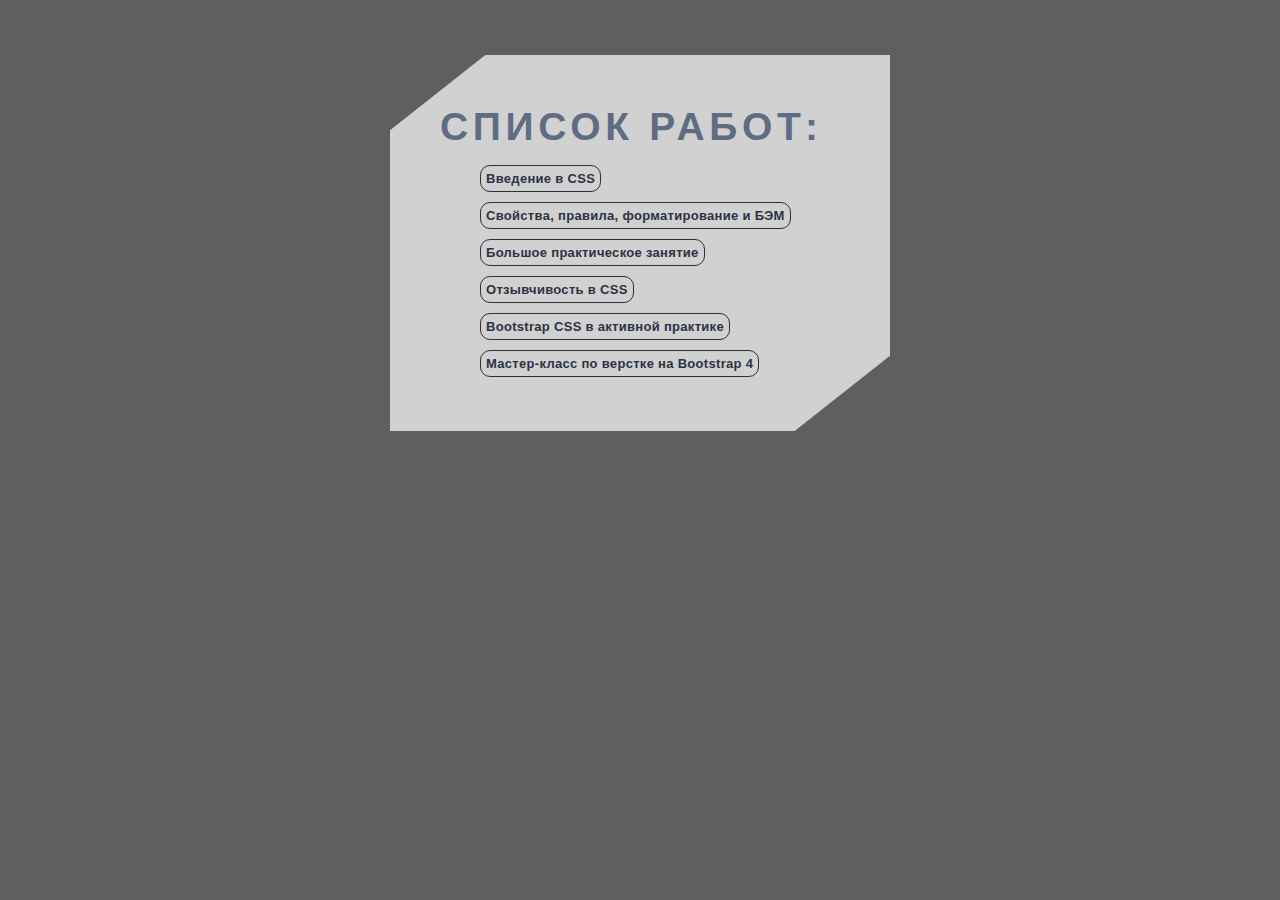
<file: index.html>
<!DOCTYPE html>
<html lang="ru">
<head>
	<meta charset="UTF-8">
	<meta name="viewport" content="width=device-width, initial-scale=1, shrink-to-fit=no">
	<title>MY PORTFOLIO</title>
	<meta name="description" content="Портфолио выполненых работ.">
	<meta name="keywords" content="Портфолио, Верстка, CSS3 анимация, MYPORTFOLIO">
	<!-- Favicon -->
	<link rel="shortcut icon" href="img/favicon/favicon.ico">
	<link rel="icon" type="image/png" sizes="196x196" href="img/favicon/favicon-192.png">
	<!-- CSS Styles -->
	<link rel="stylesheet" href="main.css">
</head>
<body>
	<header class="header" id="header">
		<div class="container">
			<div class="sites">
				<h1>Список работ:</h1>
				<ul>
					<li>
						<a href="dz4/index.html" target="_blank">
							Введение в CSS
						</a>
					</li>
					<li>
						<a href="dz5/index.html" target="_blank">
							Свойства, правила, форматирование и БЭМ
						</a>
					</li>
					<li>
						<a href="dz6/index.html" target="_blank">
							Большое практическое занятие
						</a>
					</li>
					<li>
						<a href="dz8/index.html" target="_blank">
							Отзывчивость в CSS
						</a>
					</li>
					<li>
						<a href="dz10/index.html" target="_blank">
							Bootstrap CSS в активной практике
						</a>
					</li>
					<li>
						<a href="dz11/index.html" target="_blank">
							Мастер-класс по верстке на Bootstrap 4
						</a>
					</li>
				</ul>
			</div>
		</div>
	</header>		
</body>
</html>
</file>
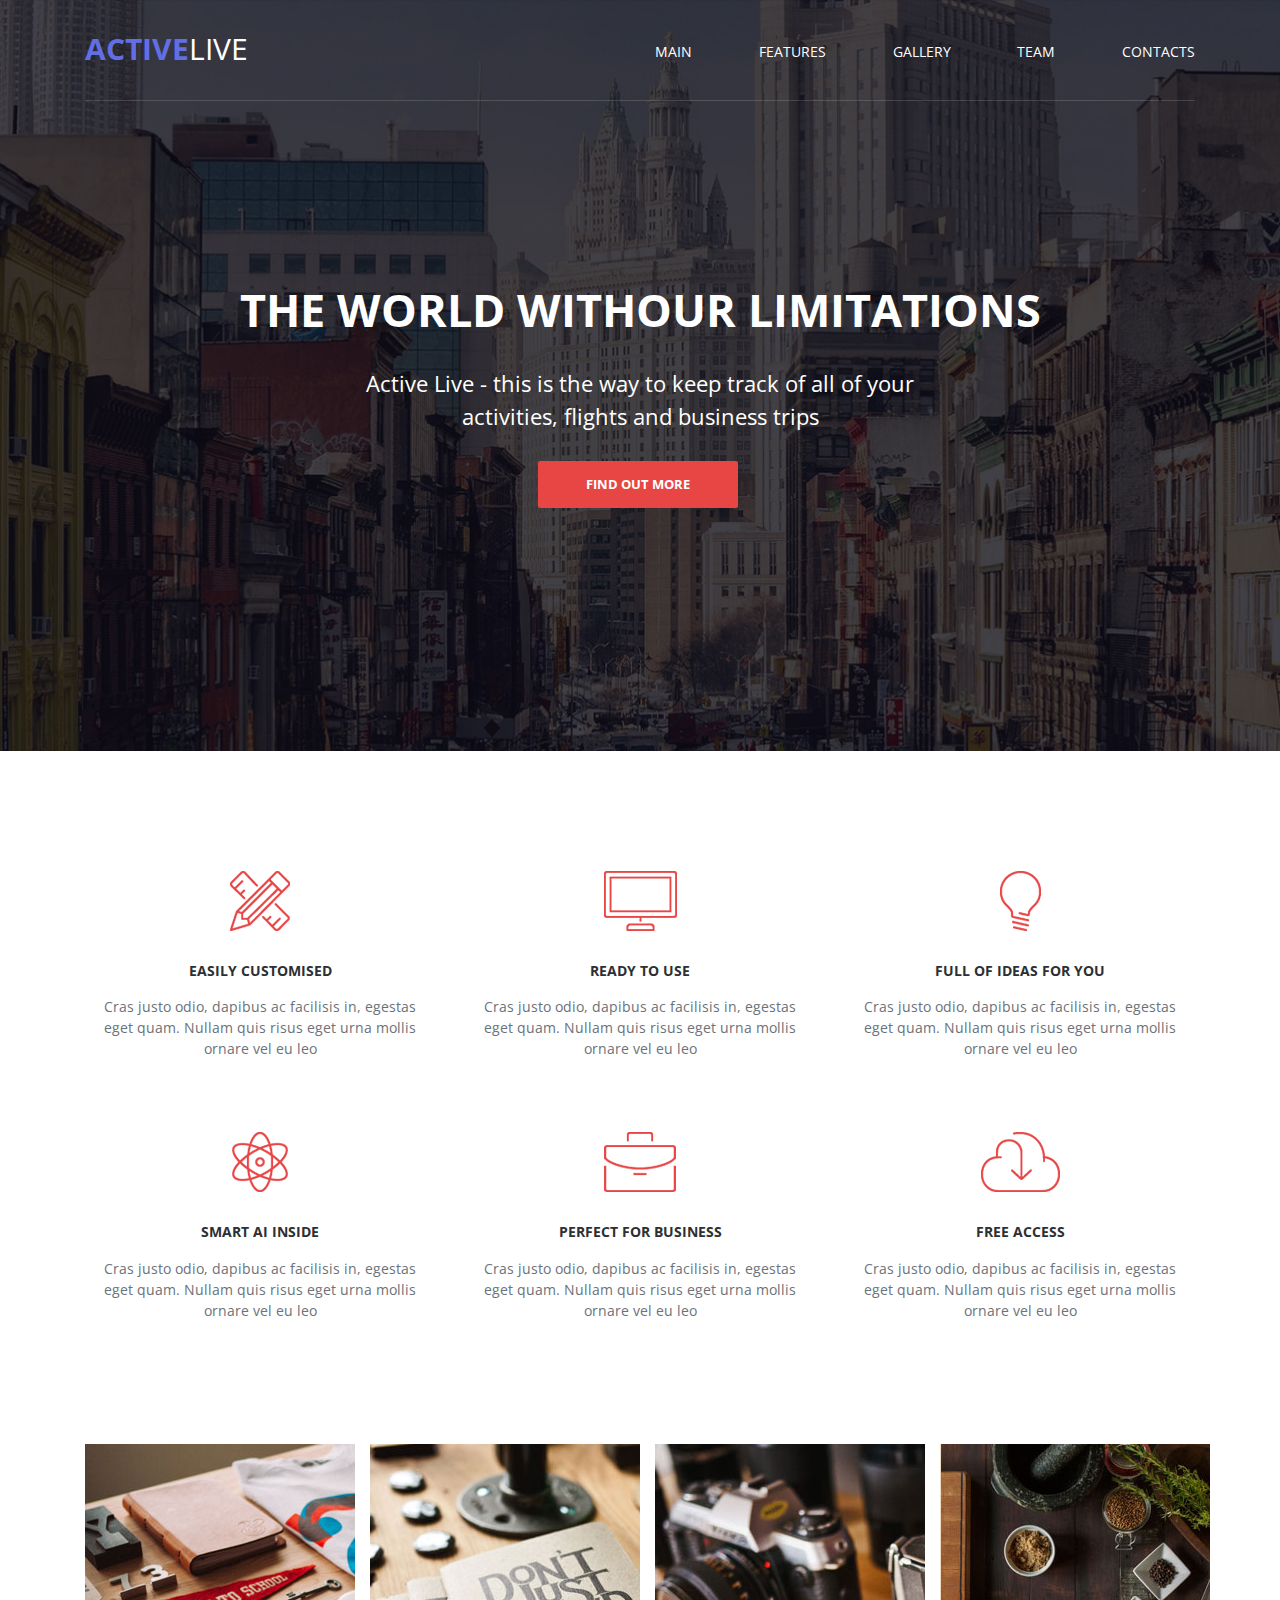
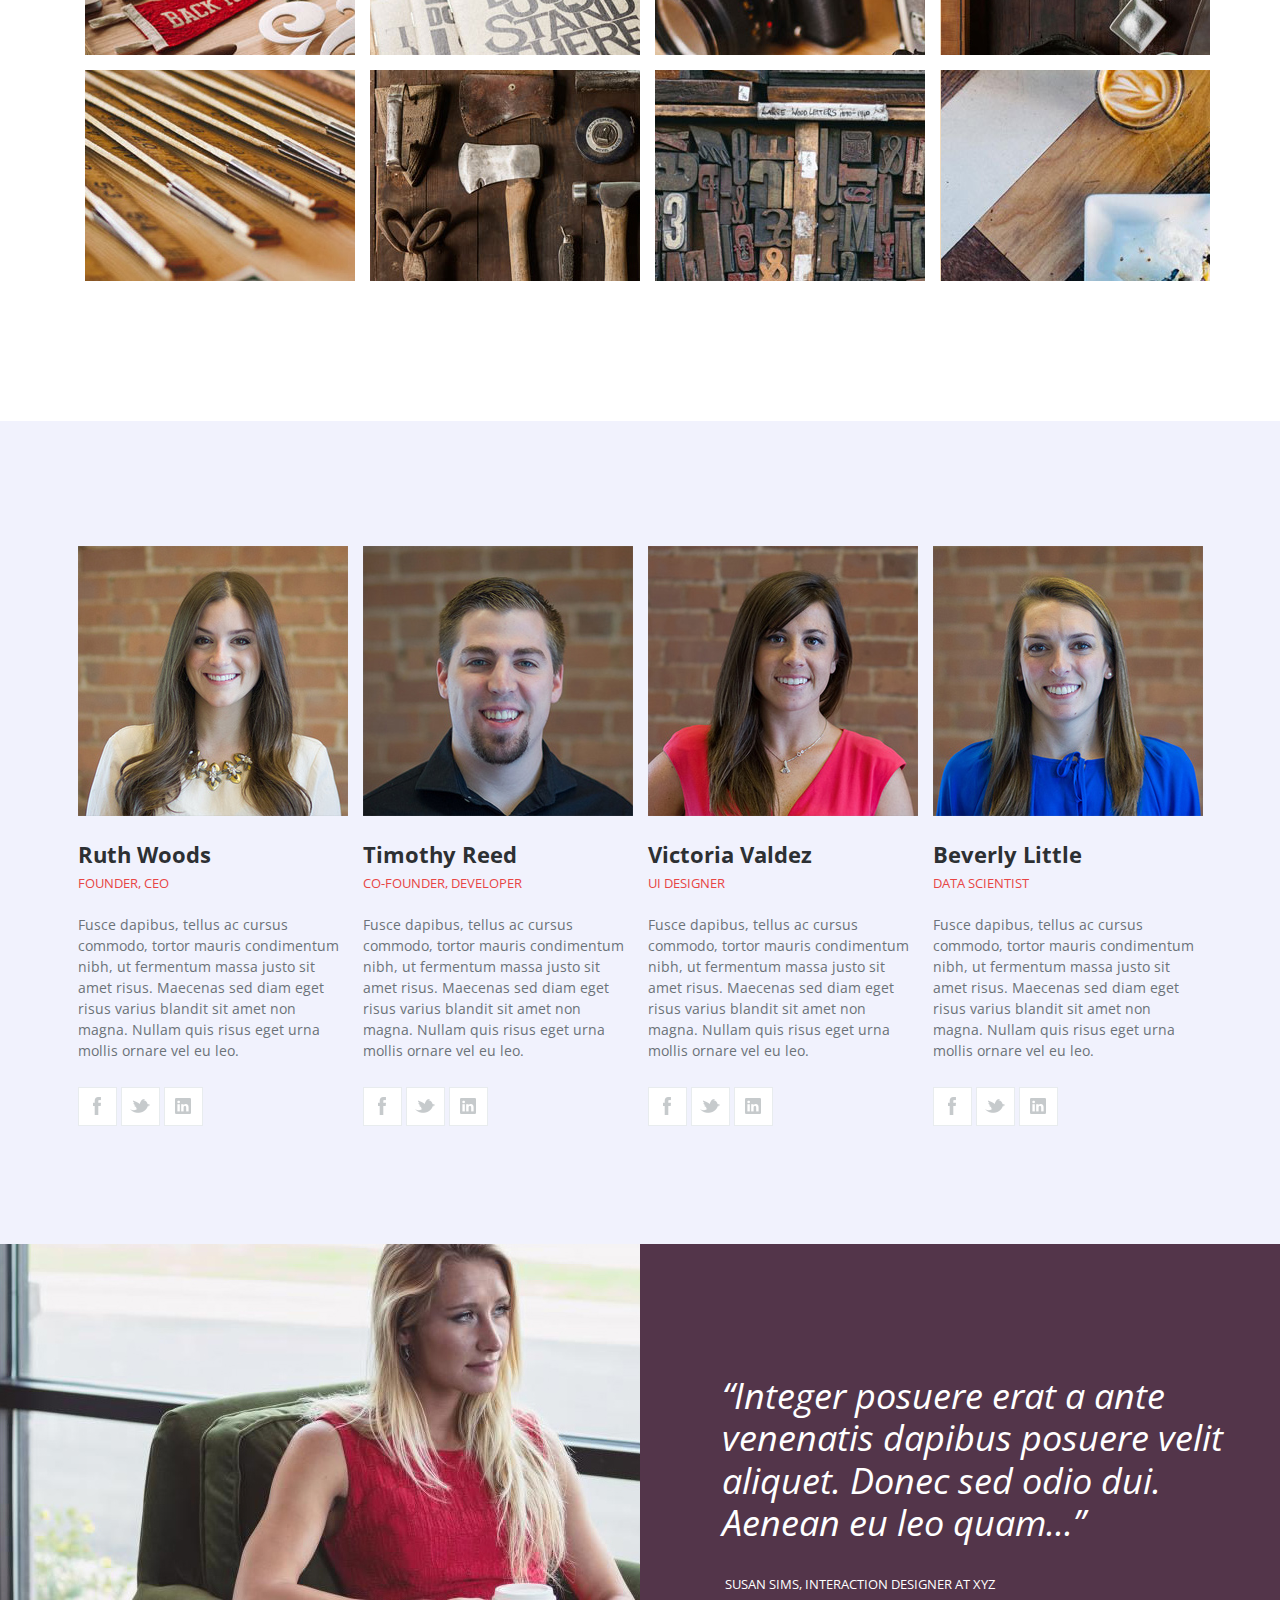
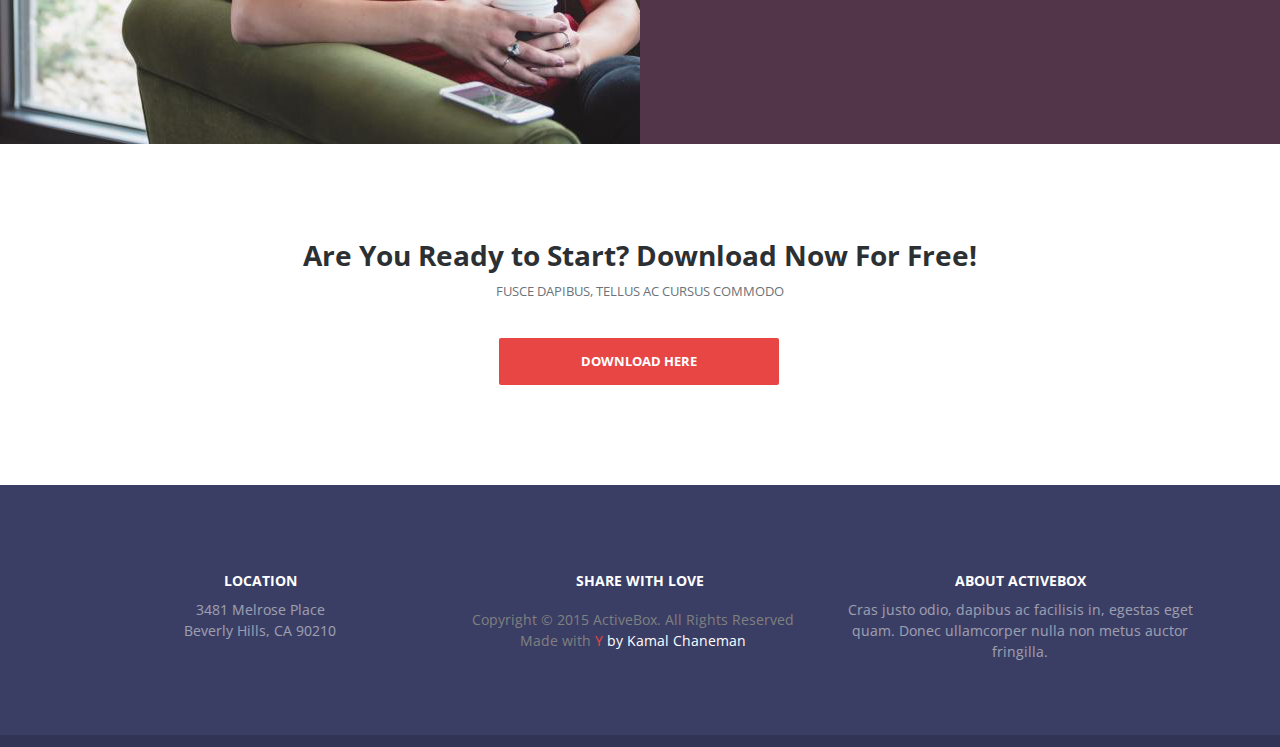
<file: dz10/index.html>
<!DOCTYPE html>
<html lang="en">
<head>
	<meta charset="UTF-8">
	<meta name="viewport" content="width=device-width, initial-scale=1, shrink-to-fit=no">
	<title>ACTIVELIVE</title>
	<meta name="description" content="Cras justo odio, dapibus ac facilisis in, egestas eget quam. Nullam quis risus eget urna mollis ornare vel eu leo">
	<meta name="keywords" content="Easily Customised, FULL OF IDEAS , SMART AI INSIDE, ACTIVELIVE">
	<!-- Favicon -->
	<link rel="shortcut icon" href="img/favicon/favicon.ico">
	<link rel="icon" type="image/png" sizes="196x196" href="img/favicon/favicon-192.png">
	<!-- OG Tags -->
	<meta property="og:title" content="ACTIVELIVE">
	<meta property="og:description" content="Cras justo odio, dapibus ac facilisis in, egestas eget quam. Nullam quis risus eget urna mollis ornare vel eu leo">
	<meta property="og:type" content="article">
	<meta property="og:image" content="#" >
	<meta property="og:site_name" content="ACTIVELIVE">
	<!-- Chrome, Firefox OS and Opera -->
 	<meta name="theme-color" content="#b7bbb6">
	<!-- Windows Phone -->
	<meta name="msapplication-navbutton-color" content="#b7bbb6">
	<!-- iOS Safari -->
	<meta name="apple-mobile-web-app-status-bar-style" content="#b7bbb6">
	<!-- CSS Styles -->
	<link href="https://fonts.googleapis.com/css?family=Open+Sans:400,400i,700" rel="stylesheet"> 
	<link rel="stylesheet" href="css/bootstrap-reboot.min.css">
	<link rel="stylesheet" href="css/bootstrap.min.css">
	<link rel="stylesheet" href="css/main.css">
</head>
<body>
	<header class="header" id="header">
		<div class="container">
			<div class="navigation">
				<div class="row  justify-content-between">
					<div class="col-md-2">
						<a href="#" class="logo">
							Active<span class="logo__white">live</span>
						</a>
					</div>
					<div class="col-md-6">
						<nav>
							<ul class="menu d-flex justify-content-between">
								<li class="menu__item">
									<a href="#motivation" class="menu__link">
										Main
									</a>
								</li>
								<li class="menu__item">
									<a href="#advantages" class="menu__link">
										Features
									</a>
								</li>
								<li class="menu__item">
									<a href="#projects" class="menu__link">
										Gallery
									</a>
								</li>
								<li class="menu__item">
									<a href="#team" class="menu__link">
										Team
									</a>
								</li>
								<li class="menu__item">
									<a href="#footer" class="menu__link">
										Contacts
									</a>
								</li>
							</ul>
						</nav>
					</div>
				</div>
			</div>
			<div class="row">
				<div class="col-12">
					<div class="offer">
						<h1 class="offer__title">
							The world withour limitations
						</h1>
						<p class="offer__text">
							Active Live - this is the way to keep track of all of your activities, flights and business trips
						</p>
						<a class="offer__btn btn" href="#">
							Find Out More
						</a>
					</div>
				</div>
			</div>
		</div>
	</header>
	<section class="advantages" id="advantages">
		<div class="container">
			<div class="row justify-content-between">
				<div class="col-md 6 col-lg-4">
					<div class="advantage">
						<img src="img/pen-icon.png" alt="Pen" class="advantage__icon">
						<h4 class="advantage__title">
							Easily Customised
						</h4>
						<p class="advantage__text">
							Cras justo odio, dapibus ac facilisis in, egestas eget quam. Nullam quis risus eget urna mollis ornare vel eu leo
						</p>
					</div>
				</div>
				<div class="col-md 6 col-lg-4">
					<div class="advantage">
						<img src="img/pc-icon.png" alt="Pen" class="advantage__icon">
						<h4 class="advantage__title">
							Ready to use
						</h4>
						<p class="advantage__text">
							Cras justo odio, dapibus ac facilisis in, egestas eget quam. Nullam quis risus eget urna mollis ornare vel eu leo
						</p>
					</div>
				</div>
				<div class="col-md 6 col-lg-4">
					<div class="advantage">
						<img src="img/lamp-icon.png" alt="Pen" class="advantage__icon">
						<h4 class="advantage__title">
							Full of ideas for you
						</h4>
						<p class="advantage__text">
							Cras justo odio, dapibus ac facilisis in, egestas eget quam. Nullam quis risus eget urna mollis ornare vel eu leo
						</p>
					</div>
				</div>
				<div class="col-md 6 col-lg-4">
					<div class="advantage">
						<img src="img/neiro-icon.png" alt="Pen" class="advantage__icon">
						<h4 class="advantage__title">
							Smart ai inside
						</h4>
						<p class="advantage__text">
							Cras justo odio, dapibus ac facilisis in, egestas eget quam. Nullam quis risus eget urna mollis ornare vel eu leo
						</p>
					</div>
				</div>
				<div class="col-md 6 col-lg-4">
					<div class="advantage">
						<img src="img/bag-icon.png" alt="Pen" class="advantage__icon">
						<h4 class="advantage__title">
							Perfect for business
						</h4>
						<p class="advantage__text">
							Cras justo odio, dapibus ac facilisis in, egestas eget quam. Nullam quis risus eget urna mollis ornare vel eu leo
						</p>
					</div>
				</div>
				<div class="col-md 6 col-lg-4">
					<div class="advantage">
						<img src="img/cloud-icon.png" alt="Pen" class="advantage__icon">
						<h4 class="advantage__title">
							Free access
						</h4>
						<p class="advantage__text">
							Cras justo odio, dapibus ac facilisis in, egestas eget quam. Nullam quis risus eget urna mollis ornare vel eu leo
						</p>
					</div>
				</div>
			</div>
		</div>
	</section>
	<section class="projects" id="projects">
		<div class="container">
			<div class="row justify-content-center">
				<div class="col-md-6 col-lg-4 col-xl-3">
					<div class="project project_school">
						<a href="#" class="project__link">
							<div class="project__slides">
								<span class="project__slide"></span>
								<span class="project__slide"></span>
								<span class="project__slide"></span>
								<span class="project__slide"></span>
							</div>
							<div class="project__overlay">
								<h4 class="project__title">
									Project Name
								</h4>
								<p class="project__text">
									User Interface Design
								</p>
							</div>
						</a>
					</div>
				</div>
				<div class="col-md-6 col-lg-4 col-xl-3">
					<div class="project project_book">
						<a href="#" class="project__link">
							<div class="project__slides">
								<span class="project__slide"></span>
								<span class="project__slide"></span>
								<span class="project__slide"></span>
								<span class="project__slide"></span>
							</div>
							<div class="project__overlay">
								<h4 class="project__title">
									Project Name
								</h4>
								<p class="project__text">
									User Interface Design
								</p>
							</div>
						</a>
					</div>
				</div>
				<div class="col-md-6 col-lg-4 col-xl-3">
					<div class="project project_camera">
						<a href="#" class="project__link">
							<div class="project__slides">
								<span class="project__slide"></span>
								<span class="project__slide"></span>
								<span class="project__slide"></span>
								<span class="project__slide"></span>
							</div>
							<div class="project__overlay">
								<h4 class="project__title">
									Project Name
								</h4>
								<p class="project__text">
									User Interface Design
								</p>
							</div>
						</a>
					</div>
				</div>
				<div class="col-md-6 col-lg-4 col-xl-3">
					<div class="project project_spice">
						<a href="#" class="project__link">
							<div class="project__slides">
								<span class="project__slide"></span>
								<span class="project__slide"></span>
								<span class="project__slide"></span>
								<span class="project__slide"></span>
							</div>
							<div class="project__overlay">
								<h4 class="project__title">
									Project Name
								</h4>
								<p class="project__text">
									User Interface Design
								</p>
							</div>
						</a>
					</div>
				</div>
				<div class="col-md-6 col-lg-4 col-xl-3">
					<div class="project project_line">
						<a href="#" class="project__link">
							<div class="project__slides">
								<span class="project__slide"></span>
								<span class="project__slide"></span>
								<span class="project__slide"></span>
								<span class="project__slide"></span>
							</div>
							<div class="project__overlay">
								<h4 class="project__title">
									Project Name
								</h4>
								<p class="project__text">
									User Interface Design
								</p>
							</div>
						</a>
					</div>
				</div>
				<div class="col-md-6 col-lg-4 col-xl-3">
					<div class="project project_tools">
						<a href="#" class="project__link">
							<div class="project__slides">
								<span class="project__slide"></span>
								<span class="project__slide"></span>
								<span class="project__slide"></span>
								<span class="project__slide"></span>
							</div>
							<div class="project__overlay">
								<h4 class="project__title">
									Project Name
								</h4>
								<p class="project__text">
									User Interface Design
								</p>
							</div>
						</a>
					</div>
				</div>
				<div class="col-md-6 col-lg-4 col-xl-3">
					<div class="project project_letters">
						<a href="#" class="project__link">
							<div class="project__slides">
								<span class="project__slide"></span>
								<span class="project__slide"></span>
								<span class="project__slide"></span>
								<span class="project__slide"></span>
							</div>
							<div class="project__overlay">
								<h4 class="project__title">
									Project Name
								</h4>
								<p class="project__text">
									User Interface Design
								</p>
							</div>
						</a>
					</div>
				</div>
				<div class="col-md-6 col-lg-4 col-xl-3">
					<div class="project project_food">
						<a href="#" class="project__link">
							<div class="project__slides">
								<span class="project__slide"></span>
								<span class="project__slide"></span>
								<span class="project__slide"></span>
								<span class="project__slide"></span>
							</div>
							<div class="project__overlay">
								<h4 class="project__title">
									Project Name
								</h4>
								<p class="project__text">
									User Interface Design
								</p>
							</div>
						</a>
					</div>
				</div>
			</div>
		</div>
	</section>
	<section class="team" id="team">
		<div class="container">
			<div class="row">
				<div class="col-md-6 col-xl-3 d-flex justify-content-center">
					<div class="member">
						<img src="img/ceo.jpg" alt="Ruth Woods Photo">
						<h3 class="member__name">
							Ruth Woods
						</h3>
						<p class="member__status">
							Founder, CEO
						</p>
						<p class="member__text">
							Fusce dapibus, tellus ac cursus commodo, tortor mauris condimentum nibh, ut fermentum massa justo sit amet risus. Maecenas sed diam eget risus varius blandit sit amet non magna. Nullam quis risus eget urna mollis ornare vel eu leo.
						</p>
						<div class="member__social">
							<a href="#" class="member__icon fb"></a>
							<a href="#" class="member__icon twitter"></a>
							<a href="#" class="member__icon in"></a>
						</div>
					</div>
				</div>
				<div class="col-md-6 col-xl-3 d-flex justify-content-center">
					<div class="member">
						<img src="img/developer.jpg" alt="Timothy Reed Photo">
						<h3 class="member__name">
							Timothy Reed
						</h3>
						<p class="member__status">
							Co-Founder, Developer
						</p>
						<p class="member__text">
							Fusce dapibus, tellus ac cursus commodo, tortor mauris condimentum nibh, ut fermentum massa justo sit amet risus. Maecenas sed diam eget risus varius blandit sit amet non magna. Nullam quis risus eget urna mollis ornare vel eu leo.
						</p>
						<div class="member__social">
							<a href="#" class="member__icon fb"></a>
							<a href="#" class="member__icon twitter"></a>
							<a href="#" class="member__icon in"></a>
						</div>
					</div>
				</div>
				<div class="col-md-6 col-xl-3 d-flex justify-content-center">
					<div class="member">
						<img src="img/designer.jpg" alt="Victoria Valdez">
						<h3 class="member__name">
							Victoria Valdez
						</h3>
						<p class="member__status">
							UI Designer
						</p>
						<p class="member__text">
							Fusce dapibus, tellus ac cursus commodo, tortor mauris condimentum nibh, ut fermentum massa justo sit amet risus. Maecenas sed diam eget risus varius blandit sit amet non magna. Nullam quis risus eget urna mollis ornare vel eu leo.
						</p>
						<div class="member__social">
							<a href="#" class="member__icon fb"></a>
							<a href="#" class="member__icon twitter"></a>
							<a href="#" class="member__icon in"></a>
						</div>
					</div>
				</div>
				<div class="col-md-6 col-xl-3 d-flex justify-content-center">
					<div class="member">
						<img src="img/scientist.jpg" alt="Beverly Little">
						<h3 class="member__name">
							Beverly Little
						</h3>
						<p class="member__status">
							Data Scientist
						</p>
						<p class="member__text">
							Fusce dapibus, tellus ac cursus commodo, tortor mauris condimentum nibh, ut fermentum massa justo sit amet risus. Maecenas sed diam eget risus varius blandit sit amet non magna. Nullam quis risus eget urna mollis ornare vel eu leo.
						</p>
						<div class="member__social">
							<a href="#" class="member__icon fb"></a>
							<a href="#" class="member__icon twitter"></a>
							<a href="#" class="member__icon in"></a>
						</div>
					</div>
				</div>
			</div>
		</div>
	</section>
	<section class="motivation" id="motivation">
		<div class="container-flued">
			<div class="row no-gutters">
				<div class="col-lg-6">
					<div class="relax"></div>
				</div>
				<div class="col-lg-6">
					<div class="proverb">
						<p class="proverb__quote">
							“Integer posuere erat a ante venenatis dapibus posuere velit aliquet. Donec sed odio dui. Aenean eu leo quam...”
						</p>
						<p class="proverb__sign">
							Susan Sims, Interaction Designer at XYZ
						</p>
					</div>
				</div>
			</div>
		</div>
	</section>
	<section class="start" id="start">
		<div class="container">
			<div class="row">
				<div class="col-12">
					<div class="start__block">
						<h2 class="start__title">
							Are You Ready to Start? Download Now For Free!
						</h2>
						<p class="start__text">
							Fusce dapibus, tellus ac cursus commodo
						</p>
						<a class="start__btn btn" href="#">
							Download Here
						</a>
					</div>
				</div>
			</div>
		</div>
	</section>
	<footer class="footer" id="footer">
		<div class="container">
			<div class="row justify-content-between">
				<div class="col-12 col-lg-2 offset-xl-1">
					<div class="footer__items">
						<h4 class="footer__title">
							Location
						</h4>
						<p class="footer__text footer__text_left">
							3481 Melrose Place Beverly Hills, CA 90210
						</p>
					</div>
				</div>
				<div class="col-12 col-lg-4 offset-xl-1">
					<div class="footer__items">
						<h4 class="footer__title">
							Share with Love
						</h4>
						<p class="footer__text footer__text_center">
							Copyright &#169; 2015 ActiveBox. All Rights Reserved
							Made with <span class="text-red"> Y </span><span class="text-white">by Kamal Chaneman</span>
						</p>
					</div>
				</div>
				<div class="col-12 col-lg-4">
					<div class="footer__items">
						<h4 class="footer__title">
							About ActiveBox
						</h4>
						<p class="footer__text  footer__text_right">
							Cras justo odio, dapibus ac facilisis in, egestas eget quam. Donec ullamcorper nulla non metus auctor fringilla.
						</p>
					</div>
				</div>
			</div>
		</div>
	</footer>
</body>
</html>
</file>
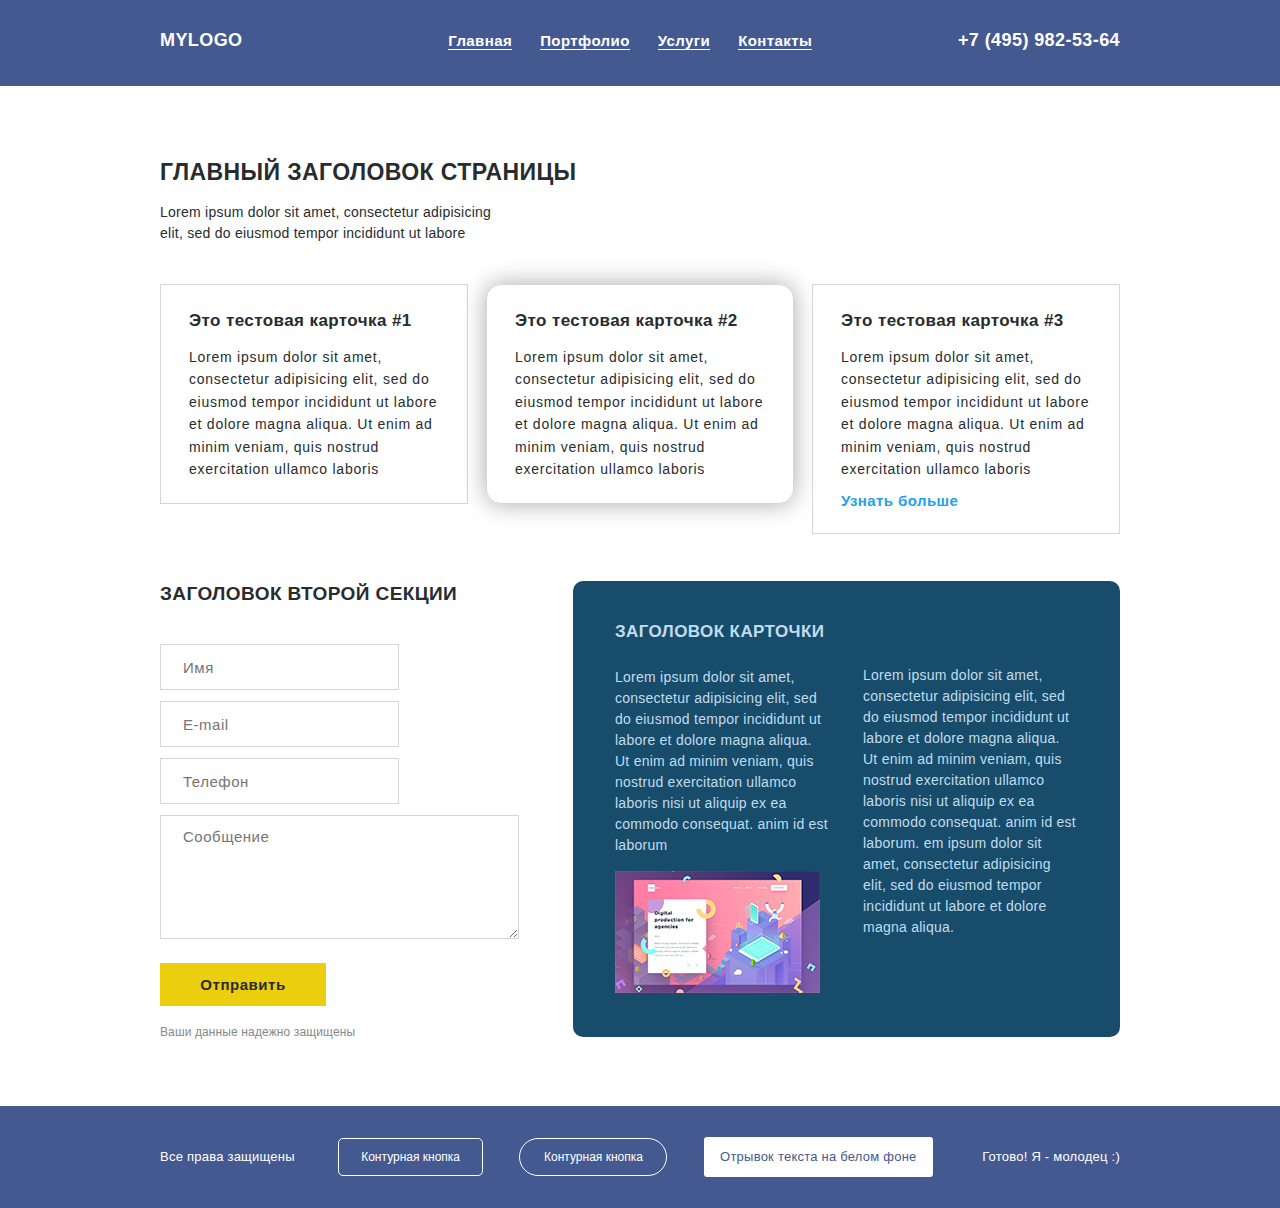
<file: dz4/index.html>
<!DOCTYPE html>
<html lang="ru">
<head>
	<meta charset="UTF-8">
	<title>Домашнее задание №3</title>
	<meta name="description" content="Описание станицы">
	<meta name="keywords" content="Ключевые, слова, через, запятую">
	<!-- Favicon -->
	<link rel="icon" href="#" type="image/x-icon">
 	<link rel="shortcut icon" href="#" type="image/x-icon"> 
	<!-- OG Tags -->
	<meta property="og:title" content="Домашнее задание №3">
	<meta property="og:description" content="Описание станицы">
	<meta property="og:type" content="article">
	<meta property="og:image" content="#" >
	<meta property="og:site_name" content="SITENAME">
	<!-- CSS Styles -->
	<link rel="stylesheet" href="css/main.css">
</head>
<body>
	<header id="header" class="header">
		<div class="navigation">
			<div class="container">
				<a href="#" class="logo">
				Mylogo
				</a>
				<nav>
					<ul class="menu">
						<li>
							<a href="#">
								Главная
							</a>
						</li>
						<li>
							<a href="#">
								Портфолио
							</a>
						</li>
						<li>
							<a href="#">
								Услуги
							</a>
						</li>
						<li>
							<a href="#">
								Контакты
							</a>
						</li>
					</ul>
				</nav>
				<a href="tel:+74959825364" class="call">+7 (495) 982-53-64</a>
			</div>
		</div>
		<div class="cards_block">
			<div class="container">
				<h1>
					Главный заголовок страницы
				</h1>
				<p class="main_title_text">
					Lorem ipsum dolor sit amet, consectetur adipisicing elit, sed do eiusmod tempor incididunt ut labore 
				</p>
				<div class="cards">
					<div class="card_1 card">
						<h3 class="cards_title">
							Это тестовая карточка #1
						</h3>
						<p class="cards_text">
							Lorem ipsum dolor sit amet, consectetur adipisicing elit, sed do eiusmod tempor incididunt ut labore et dolore magna aliqua. Ut enim ad minim veniam, quis nostrud exercitation ullamco laboris
						</p>
					</div>
					<div class="card_2 card">
						<h3 class="cards_title">
							Это тестовая карточка #2
						</h3>
						<p class="cards_text">
							Lorem ipsum dolor sit amet, consectetur adipisicing elit, sed do eiusmod tempor incididunt ut labore et dolore magna aliqua. Ut enim ad minim veniam, quis nostrud exercitation ullamco laboris
						</p>
					</div>
					<div class="card_3 card">
						<h3 class="cards_title">
							Это тестовая карточка #3
						</h3>
						<p class="cards_text">
							Lorem ipsum dolor sit amet, consectetur adipisicing elit, sed do eiusmod tempor incididunt ut labore et dolore magna aliqua. Ut enim ad minim veniam, quis nostrud exercitation ullamco laboris
						</p>
						<a href="#">
							Узнать больше
						</a>
					</div>
				</div>
			</div>
		</div>
	</header>
	<section id="offer" class="offer">
		<div class="container">
			<div class="contact_information">
				<form action="#" class="form">
					<h2>
						Заголовок второй секции
					</h2>
					<input type="text" name="name" placeholder="Имя" required>
					<input type="email" name="email" placeholder="E-mail" required>
					<input type="tel" name="phone" placeholder="Телефон" required>
					<textarea name="message" id="message" placeholder="Сообщение"></textarea>
					<button type="submit" class="form_btn">
						Отправить
					</button>
					<p class="data">
						Ваши данные надежно защищены
					</p>
				</form>
				<div class="big_card">
					<div class="intro">
						<h3>
							Заголовок карточки
						</h3>
						<p class="intro_text">
							Lorem ipsum dolor sit amet, consectetur adipisicing elit, sed do eiusmod tempor incididunt ut labore et dolore magna aliqua. Ut enim ad minim veniam, quis nostrud exercitation ullamco laboris nisi ut aliquip ex ea commodo consequat. anim id est laborum
						</p>
						<img src="img/screen.jpg" alt="screen">
					</div>
					<div class="intro">
						<p class="intro_text_right">
							Lorem ipsum dolor sit amet, consectetur adipisicing elit, sed do eiusmod tempor incididunt ut labore et dolore magna aliqua. Ut enim ad minim veniam, quis nostrud exercitation ullamco laboris nisi ut aliquip ex ea commodo consequat. anim id est laborum. em ipsum dolor sit amet, consectetur adipisicing elit, sed do eiusmod tempor incididunt ut labore et dolore magna aliqua. 
						</p>
					</div>
				</div>
			</div>
		</div>
	</section>
	<footer id="footer" class="footer">
		<div class="container">
			<p class="footer_first_element">
				Все права защищены
			</p>
			<button type="button" class="btn">
				Контурная кнопка
			</button>
			<button type="button" class="btn btn_big_radius">
				Контурная кнопка
			</button>
			<p class="white_bg">
				Отрывок текста на белом фоне
			</p>
			<p class="footer_last_element">
				Готово! Я - молодец :)
			</p>
		</div>
	</footer>
</body>
</html>
</file>
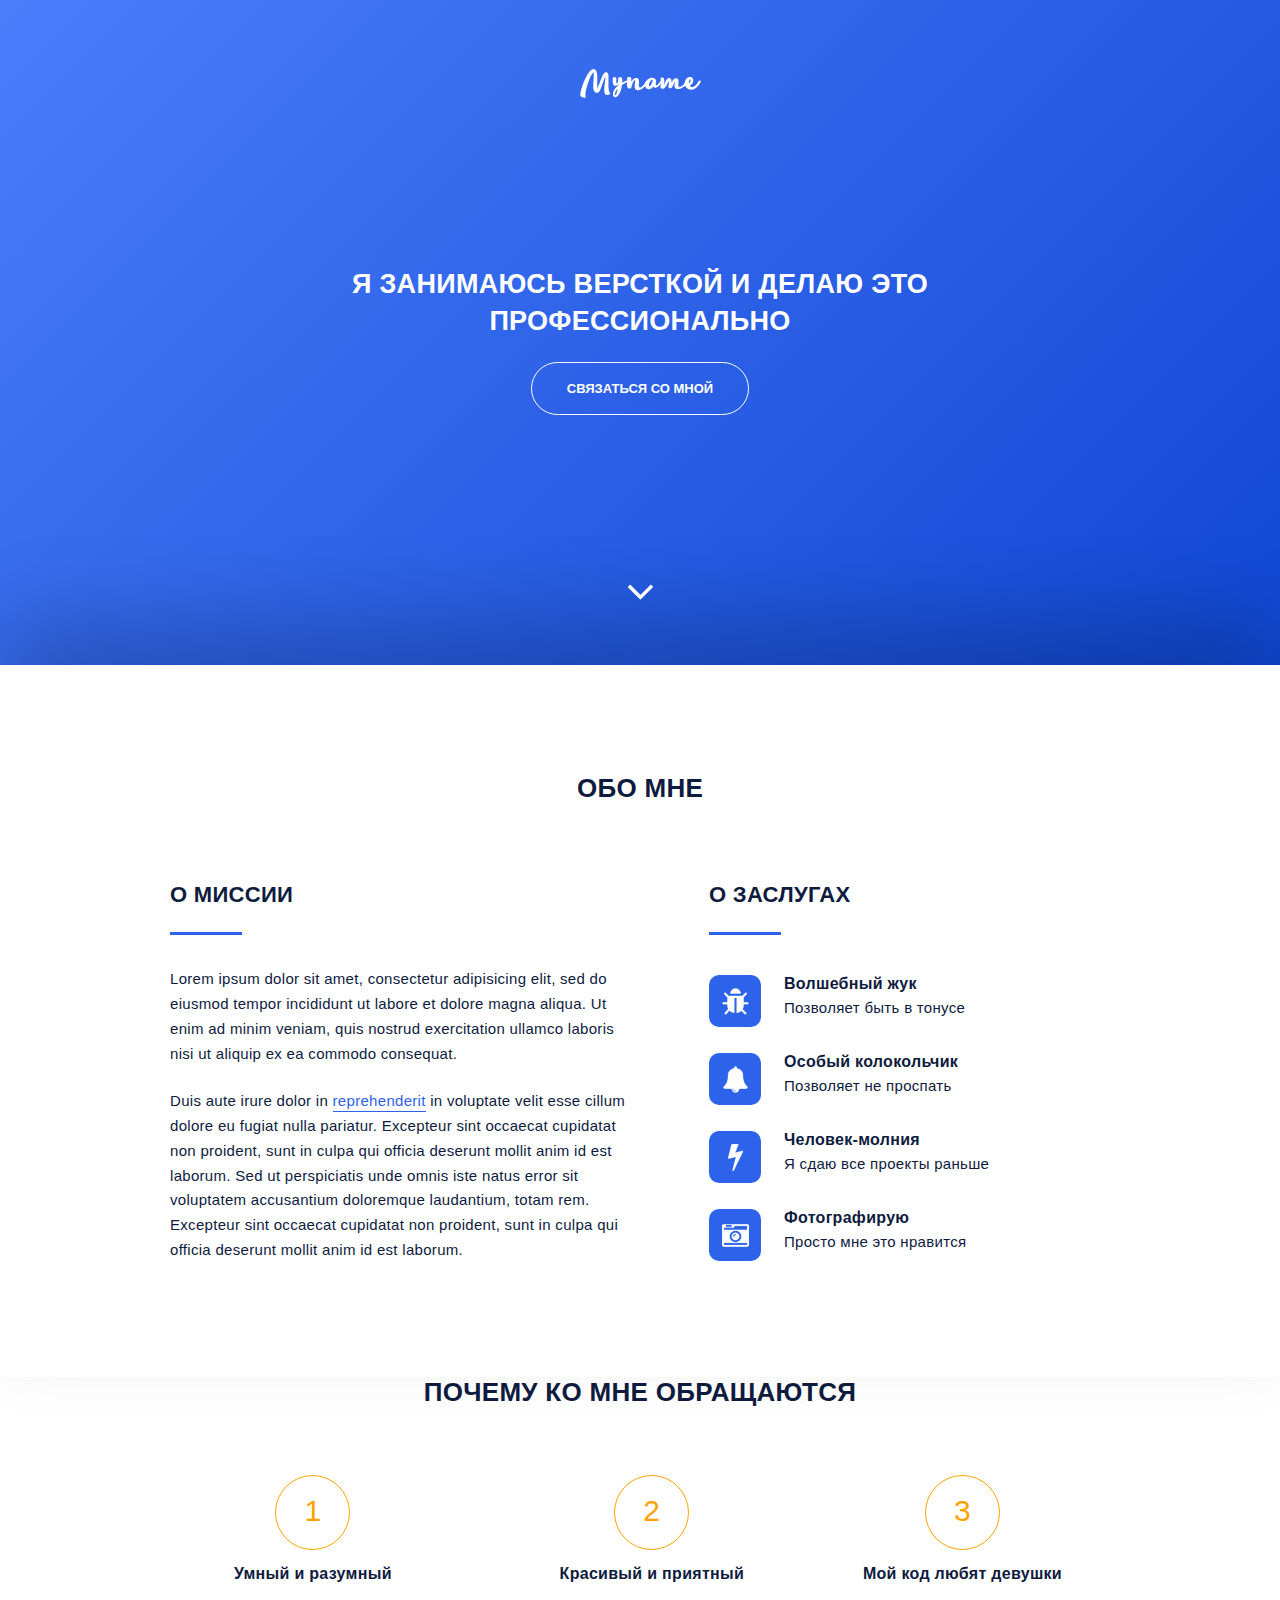
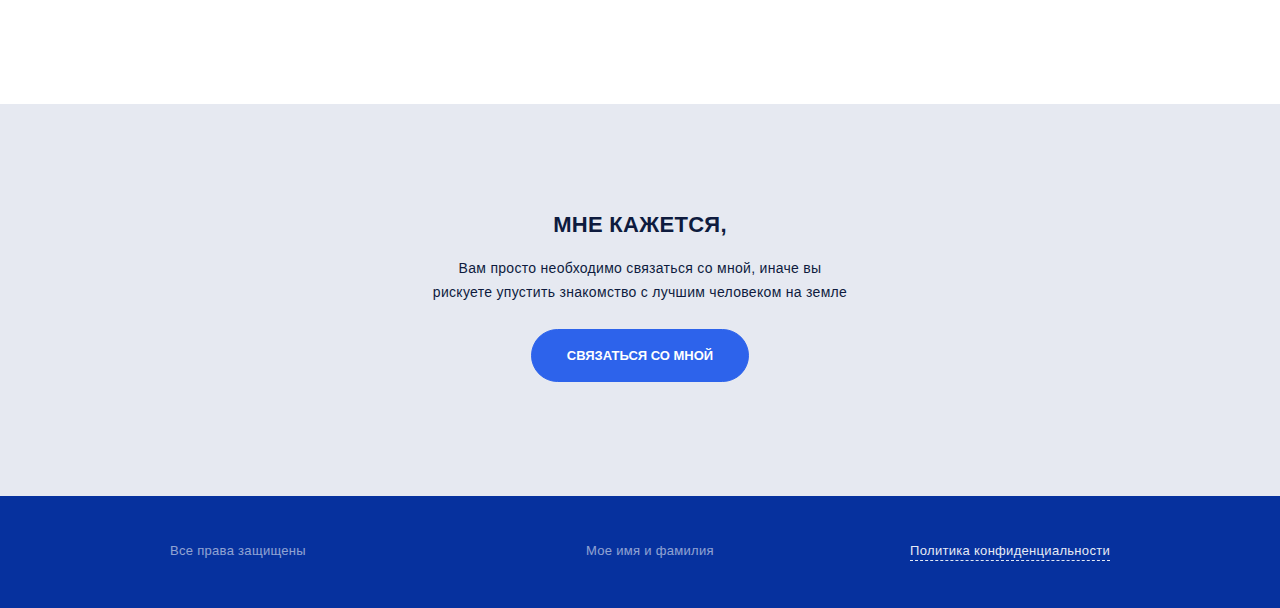
<file: dz5/index.html>
<!DOCTYPE html>
<html lang="ru">
<head>
	<meta charset="UTF-8">
	<title>Домашнее задание №4</title>
	<meta name="description" content="Описание станицы">
	<meta name="keywords" content="Ключевые, слова, через, запятую">
	<!-- Favicon -->
	<link rel="shortcut icon" href="img/favicon/favicon.ico">
	<link rel="icon" type="image/png" sizes="96x96" href="img/favicon/favicon-96.png">
	<link rel="icon" type="image/png" sizes="64x64" href="img/favicon/favicon-64.png">
	<link rel="icon" type="image/png" sizes="32x32" href="img/favicon/favicon-32.png">
	<link rel="icon" type="image/png" sizes="16x16" href="img/favicon/favicon-16.png">
	<link rel="apple-touch-icon" href="img/favicon/favicon-57.png">
	<!-- OG Tags -->
	<meta property="og:title" content="Домашнее задание №4">
	<meta property="og:description" content="Описание станицы">
	<meta property="og:type" content="article">
	<meta property="og:image" content="#" >
	<meta property="og:site_name" content="Myname">
	<!-- CSS Styles -->
	<link rel="stylesheet" href="css/main.css">
</head>
<body>
	<header id="header" class="header">
		<div class="container d-flex-center">
			<a href="#" class="header__logo">
				<img src="img/logo.png" alt="Myname">
			</a>
			<h1 class="header__title">
				Я занимаюсь версткой и делаю это
				профессионально
			</h1>
			<button type="button" class="header__btn button">
				Связаться со мной
			</button>
			<a href="#about" class="header__scroll"></a>
		</div>
	</header>
	<section class="about" id="about">
		<div class="container">
			<h2 class="about__title">
				Обо мне
			</h2>
			<div class="cards  d-flex jcsb">
				<div class="mission">
					<h3 class="mission__title buttom-line">
						О Миссии
					</h3>
					<p class="mission__text">
						Lorem ipsum dolor sit amet, consectetur adipisicing elit, sed do eiusmod tempor incididunt ut labore et dolore magna aliqua. Ut enim ad minim veniam, quis nostrud exercitation ullamco laboris nisi ut aliquip ex ea commodo consequat.
					</p>
					<p class="mission__text">
						Duis aute irure dolor in <a href="#" class="mission__link">reprehenderit</a> in voluptate velit esse cillum dolore eu fugiat nulla pariatur. Excepteur sint occaecat cupidatat non proident, sunt in culpa qui officia deserunt mollit anim id est laborum. Sed ut perspiciatis unde omnis iste natus error sit voluptatem accusantium doloremque laudantium, totam rem. Excepteur sint occaecat cupidatat non proident, sunt in culpa qui officia deserunt mollit anim id est laborum.
					</p>
				</div>
				<div class="merits">
					<h3 class="merits__title buttom-line">
						О заслугах
					</h3>
					<div class="merits__items">
						<div class="merits__item d-flex">
							<div class="merits__icon merits__icon_bug"></div>
							<div class="merits__block">
								<h4 class="merits__name">
									Волшебный жук
								</h4>
								<p class="merits__text">
									Позволяет быть в тонусе
								</p>
							</div>
						</div>
						<div class="merits__item d-flex">
							<div class="merits__icon merits__icon_bell"></div>
							<div class="merits__block">
								<h4 class="merits__name">
									Особый колокольчик
								</h4>
								<p class="merits__text">
									Позволяет не проспать
								</p>
							</div>
						</div>
						<div class="merits__item d-flex">
							<div class="merits__icon merits__icon_storm"></div>
							<div class="merits__block">
								<h4 class="merits__name">
									Человек-молния
								</h4>
								<p class="merits__text">
									Я сдаю все проекты раньше
								</p>
							</div>
						</div>
						<div class="merits__item d-flex">
							<div class="merits__icon merits__icon_camera"></div>
							<div class="merits__block">
								<h4 class="merits__name">
									Фотографирую
								</h4>
								<p class="merits__text">
									Просто мне это нравится
								</p>
							</div>
						</div>
					</div>
				</div>
			</div>
		</div>
	</section>
	<section class="appeal" id="appeal">
		<div class="container">
			<h2 class="appeal__title">
				Почему ко мне обращаются
			</h2>
			<div class="reasons d-flex">
				<div class="reasons__item reasons__item_clever">
					<span class="reasons__number">
						1
					</span>
					<h4 class="reasons_title">
						Умный и разумный
					</h4>
				</div>
				<div class="reasons__item reasons__item_beautiful">
					<span class="reasons__number">
						2
					</span>
					<h4 class="reasons_title">
						Красивый и приятный
					</h4>
				</div>
				<div class="reasons__item  reasons__item_girls">
					<span class="reasons__number">
						3
					</span>
					<h4 class="reasons_title">
						Мой код любят девушки
					</h4>
				</div>
			</div>
		</div>
	</section>
	<section id="contact" class="contact">
		<div class="container d-flex-center">
			<h3 class="contact__title">
				Мне кажется,
			</h3>
			<p class="contact__text">
				Вам просто необходимо связаться со мной, иначе вы рискуете упустить знакомство с лучшим человеком на земле
			</p>
			<button type="button" class="contact__btn button">
				Связаться со мной
			</button>
		</div>
	</section>
	<footer id="footer" class="footer">
		<div class="container d-flex jcsb">
			<p class="footer__text">
				Все права защищены
			</p>
			<p class="footer__text footer__text_name">
				Мое имя и фамилия
			</p>
			<a href="#" class="footer__link">
				Политика конфиденциальности
			</a>
		</div>
	</footer>
</body>
</html>
</file>
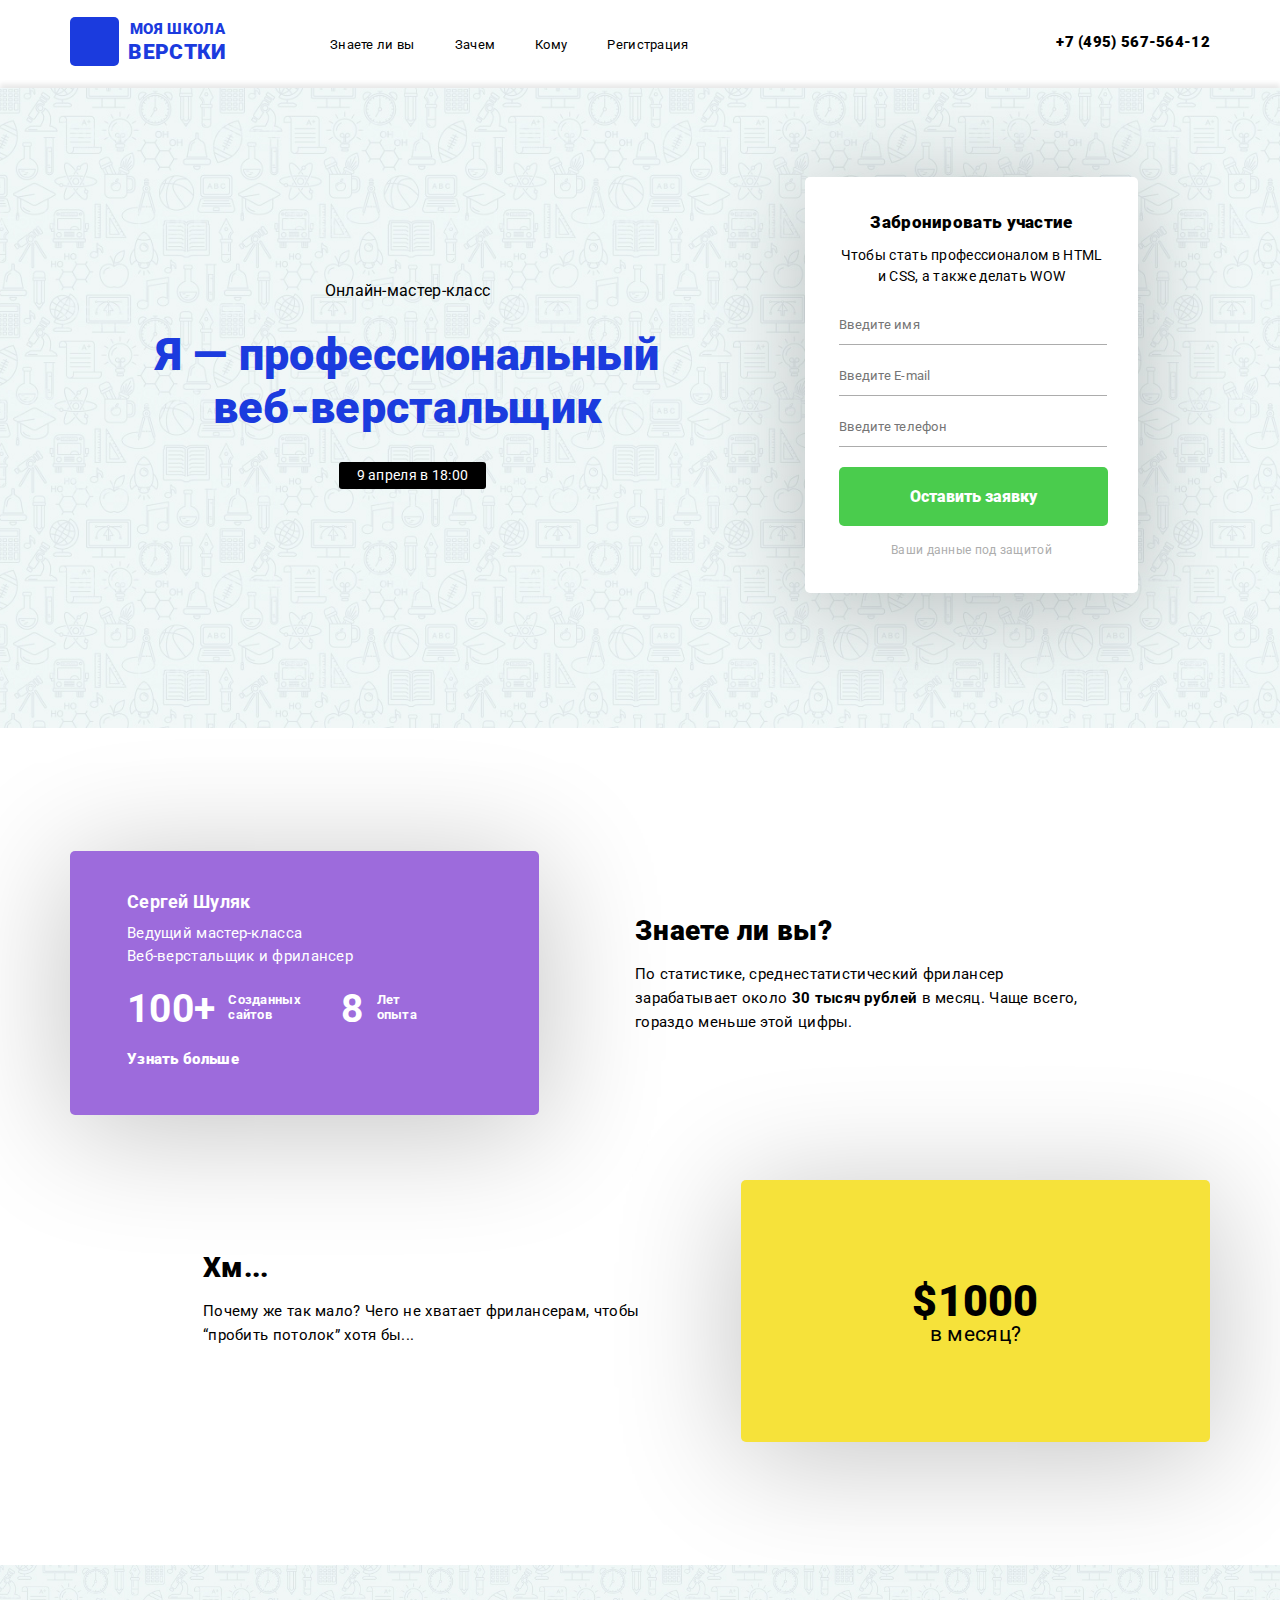
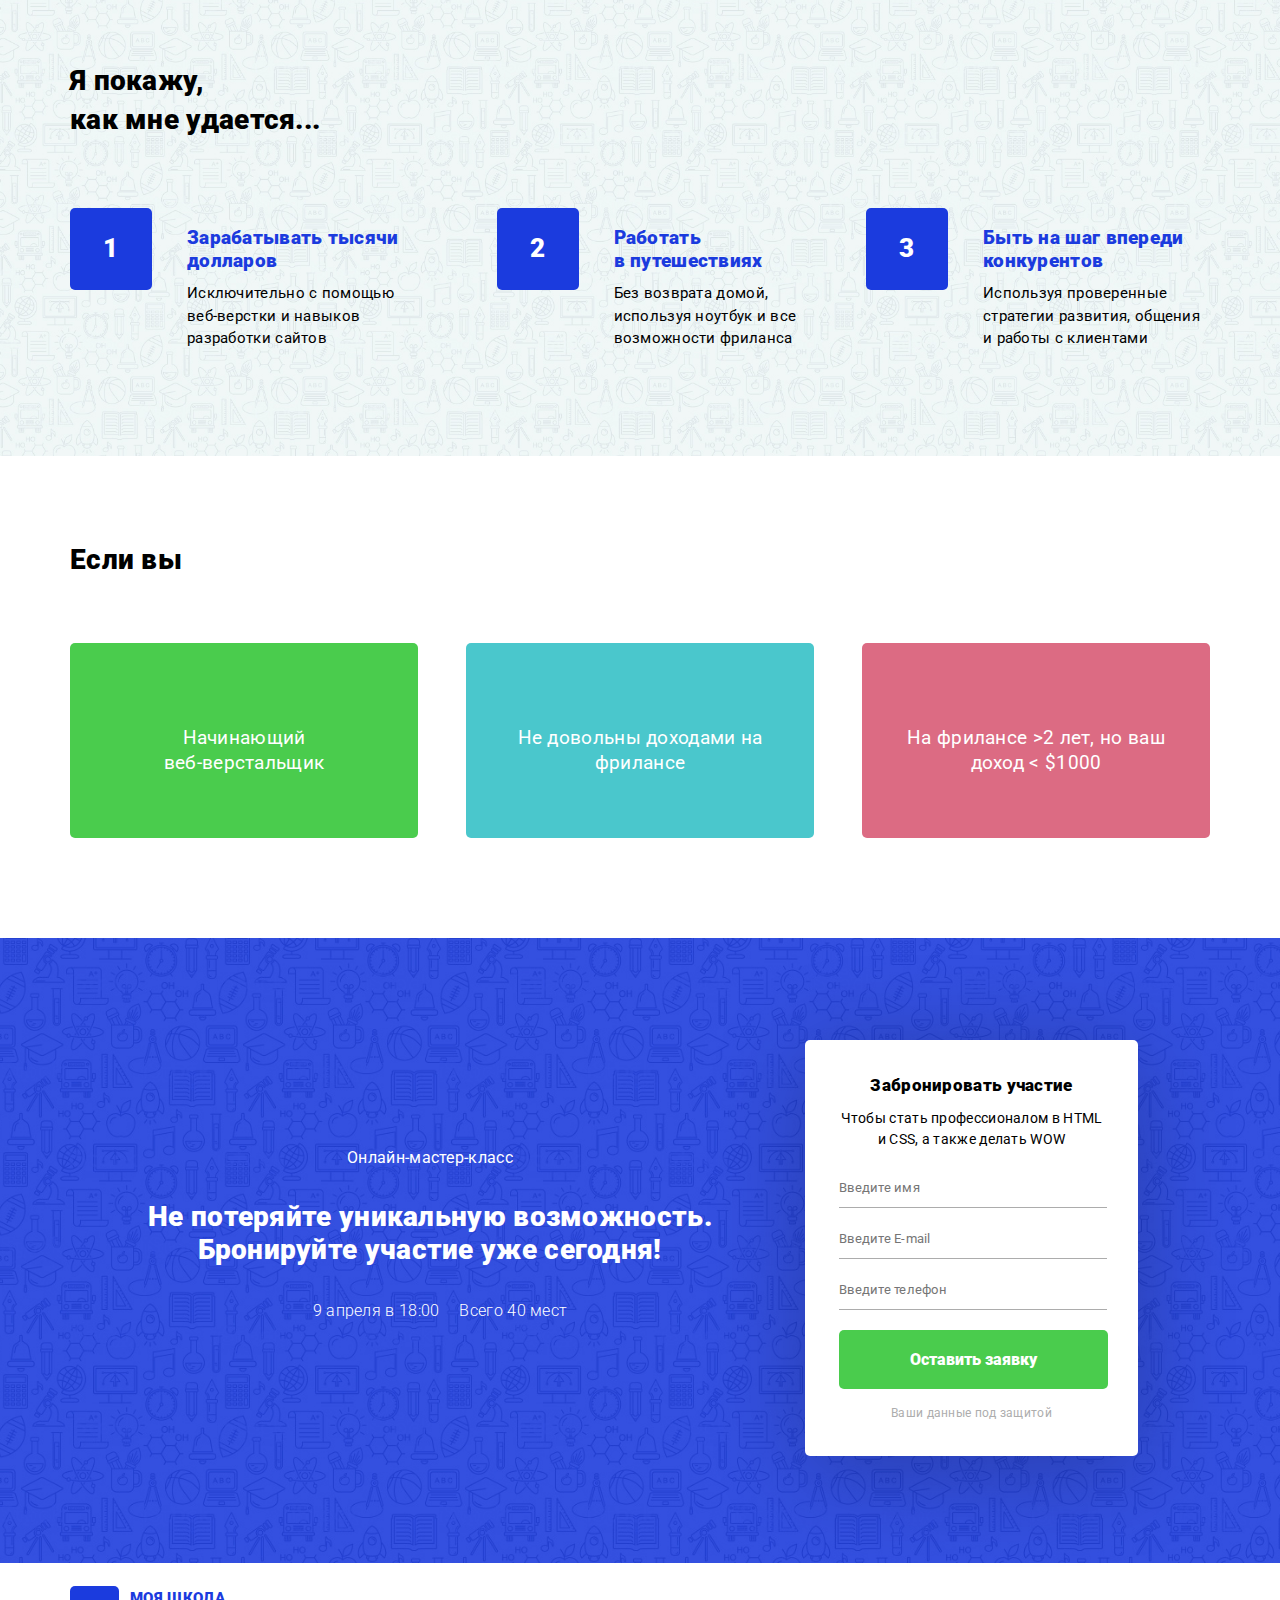
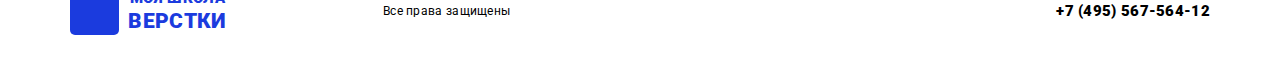
<file: dz6/index.html>
<!DOCTYPE html>
<html lang="ru">
<head>
	<meta charset="UTF-8">
	<meta name="viewport" content="width=device-width, initial-scale=1, shrink-to-fit=no">
	<title>Онлайн-курсы верстки от Шуляка Сергея</title>
	<meta name="description" content="Уникальные курсы в формате онлайн. Становитесь фрилансером уже сегодня! Консультации преподавателей и домашние задания уже ожидают!">
	<meta name="keywords" content="Онлайн-курсы, Верстка, Курсы по верстке, Фриланс, Обучение верстки">
	<!-- Favicon -->
	<link rel="shortcut icon" href="img/favicon/favicon.ico">
	<link rel="icon" sizes="16x16 32x32 64x64" href="img/favicon/favicon.ico">
	<link rel="icon" type="image/png" sizes="196x196" href="img/favicon/favicon-192.png">
	<link rel="icon" type="image/png" sizes="160x160" href="img/favicon/favicon-160.png">
	<link rel="icon" type="image/png" sizes="96x96" href="img/favicon/favicon-96.png">
	<link rel="icon" type="image/png" sizes="64x64" href="img/favicon/favicon-64.png">
	<link rel="icon" type="image/png" sizes="32x32" href="img/favicon/favicon-32.png">
	<link rel="icon" type="image/png" sizes="16x16" href="img/favicon/favicon-16.png">
	<link rel="apple-touch-icon" href="img/favicon/favicon-57.png">
	<link rel="apple-touch-icon" sizes="114x114" href="img/favicon/favicon-114.png">
	<link rel="apple-touch-icon" sizes="72x72" href="img/favicon/favicon-72.png">
	<link rel="apple-touch-icon" sizes="144x144" href="img/favicon/favicon-144.png">
	<link rel="apple-touch-icon" sizes="60x60" href="img/favicon/favicon-60.png">
	<link rel="apple-touch-icon" sizes="120x120" href="img/favicon/favicon-120.png">
	<link rel="apple-touch-icon" sizes="76x76" href="img/favicon/favicon-76.png">
	<link rel="apple-touch-icon" sizes="152x152" href="img/favicon/favicon-152.png">
	<link rel="apple-touch-icon" sizes="180x180" href="img/favicon/favicon-180.png">
	<meta name="msapplication-TileColor" content="#FFFFFF">
	<meta name="msapplication-TileImage" content="img/favicon/favicon-144.png">
	<meta name="msapplication-config" content="img/favicon/browserconfig.xml">
	<!-- OG Tags -->
	<meta property="og:title" content="Онлайн-курсы: обучение разработке сайтов, веб-дизайну, wordpress, фрилансу">
	<meta property="og:description" content="Уникальные курсы в формате онлайн. Становитесь фрилансером уже сегодня! Консультации преподавателей и домашние задания уже ожидают!">
	<meta property="og:type" content="article">
	<meta property="og:image" content="#" >
	<meta property="og:site_name" content="Онлайн-курсы верстки от Шуляка Сергея">
	<!-- CSS Styles -->
	<link href="https://fonts.googleapis.com/css?family=Roboto:300,400,700,900" rel="stylesheet"> 
	<link rel="stylesheet" href="https://use.fontawesome.com/releases/v5.5.0/css/all.css" integrity="sha384-B4dIYHKNBt8Bc12p+WXckhzcICo0wtJAoU8YZTY5qE0Id1GSseTk6S+L3BlXeVIU" crossorigin="anonymous">
	<link rel="stylesheet" href="css/main.css">
</head>
<body>
	<header class="header" id="header">
		<div class="container">
			<nav class="nav d-flex jcsb">
				<a class="logo d-flex" href="#">
					<i class="logo__icon fa fa-plug"></i>
					<div class="logo__text">
						Моя школа <span class="logo__text-big">верстки</span>
					</div>
				</a>
				<ul class="menu d-flex">
					<li class="menu__item">
						<a href="#" class="menu__link">
							Знаете ли вы
						</a>
					</li>
					<li class="menu__item">
						<a href="#" class="menu__link">
							Зачем
						</a>
					</li>
					<li class="menu__item">
						<a href="#" class="menu__link">
							Кому
						</a>
					</li>
					<li class="menu__item">
						<a href="#" class="menu__link">
							Регистрация
						</a>
					</li>
				</ul>
				<a href="tel:+749556756412" class="call">
					<i class="fa fa-phone"></i>
					+7 (495) 567-564-12
				</a>
			</nav>
		</div>
	</header>
	<section class="reg" id="reg">
		<div class="container">
			<div class="contact d-flex jcsb">
				<div class="offer d-flex-center" id="offer">
					<div class="offer__workshop">
						<i class="fa fa-graduation-cap"></i>
						Онлайн-мастер-класс
					</div>
					<h1 class="offer__title">
						Я — профессиональный веб-верстальщик
					</h1>
					<p class="offer__text">
						9 апреля в 18:00
					</p>
				</div>
				<form action="#" class="form">
					<h4 class="form__title">
						Забронировать участие
					</h4>
					<p class="form__text">
						Чтобы стать профессионалом в  HTML и CSS, а также делать WOW
					</p>
					<div class="form__wrap">
						<input type="text" class="form__input" name="name" placeholder="Введите имя" required>
						<input type="email" class="form__input" name="email" placeholder="Введите E-mail" required>
						<input type="tel" class="form__input" name="phone" placeholder="Введите телефон">
						<button type="submit" class="form__btn">
							Оставить заявку
						</button>
					</div>
					<p class="form__safety">
						Ваши данные под защитой
					</p>
				</form>
			</div>
		</div>
	</section>
	<section class="stats" id=stats>
		<div class="container">
			<div class="stats__info d-flex">
				<div class="author big-card">
					<div class="author__name">
						Сергей Шуляк
					</div>
					<div class="author__details">
						<p class="author__line">
							Ведущий мастер-класса
						</p>
						<p class="author__line">
							Веб-верстальщик и фрилансер
						</p>
					</div>
					<div class="author__digits d-flex">
						<div class="author__element d-flex">
							<div class="author__icon">
								100+
							</div>
							<div class="author__text author__text_long">
								Созданных сайтов
							</div>
						</div>
						<div class="author__element d-flex">
							<div class="author__icon">
								8
							</div>
							<div class="author__text author__text_short">
								Лет опыта
							</div>
						</div>
					</div>
					<a href="#" class="author__link link">
						Узнать больше
					</a>
				</div>
				<div class="question question_right">
					<h2 class="question__title">
						Знаете ли вы?
					</h2>
					<p class="question__text">
						По статистике, среднестатистический фрилансер зарабатывает около <b>30 тысяч рублей</b> в месяц. Чаще всего, гораздо меньше этой цифры.
					</p>
				</div>
			</div>
			<div class="stats__profit d-flex">
				<div class="question question_left">
					<h2 class="question__title">
						Хм...
					</h2>
					<p class="question__text">
						Почему же так мало? Чего не хватает фрилансерам, чтобы “пробить потолок” хотя бы...
					</p>
				</div>
				<div class="amount big-card d-flex">
					<div class="amount__money">
						$1000
						<span>
							в месяц?
						</span>
					</div>
				</div>
			</div>
		</div>
	</section>
	<section class="skills" id="skills">
		<div class="container">
			<h2 class="skills__title">
				Я покажу,<br>
				как мне удается...
			</h2>
			<div class="skills__elements skills__element_left d-flex">
				<div class="skills__element d-flex">
					<span class="skills__icon">
						1
					</span>
					<div class="skills__details">
						<h3 class="skills__name">
							Зарабатывать тысячи долларов
						</h3>
						<p class="skills__text">
							Исключительно с помощью веб-верстки и навыков разработки сайтов
						</p>
					</div>
				</div>
				<div class="skills__element skills__element_center d-flex">
					<span class="skills__icon">
						2
					</span>
					<div class="skills__details">
						<h3 class="skills__name">
							Работать <br>
							в путешествиях
						</h3>
						<p class="skills__text">
							Без возврата домой, используя ноутбук и все возможности фриланса
						</p>
					</div>
				</div>
				<div class="skills__element skills__element_right d-flex">
					<span class="skills__icon">
						3
					</span>
					<div class="skills__details">
						<h3 class="skills__name">
							Быть на шаг впереди конкурентов
						</h3>
						<p class="skills__text">
							Используя проверенные стратегии развития, общения и работы с клиентами
						</p>
					</div>
				</div>
			</div>
			
		</div>
	</section>
	<section class="limits" id="limits">
		<div class="container">
			<h2 class="limits__title">
				Если вы
			</h2>
			<div class="limits__block d-flex jcsb">
				<div class="limits__card limits__card_green">
					<i class="limits__icon fa fa-flag"></i>
					<p class="limits__text">
						Начинающий <br>
						веб-верстальщик
					</p>
				</div>
				<div class="limits__card limits__card_blue">
					<i class="limits__icon fa fa-money-bill-alt"></i>
					<p class="limits__text">
						Не довольны доходами на фрилансе
					</p>
				</div>
				<div class="limits__card limits__card_pink">
					<i class="limits__icon fa fa-meh"></i>
					<p class="limits__text">
						На фрилансе &#62;2 лет, но ваш доход &#60; $1000
					</p>
				</div>
			</div>
		</div>
	</section>
	<section class="invite" id="invite">
		<div class="container">
			<div class="contact contact_color d-flex jcsb">
				<div class="offer invite__offer d-flex-center" id="offer">
					<div class="offer__workshop offer__workshop_white">
						<i class="fa fa-graduation-cap"></i>
						Онлайн-мастер-класс
					</div>
					<h2 class="offer__title offer__title_white">
						Не потеряйте уникальную возможность.
						Бронируйте участие уже сегодня!
					</h2>
					<div class="offer__texts d-flex">
						<p class="offer__text offer__text_white">
							<i class="fa fa-clock"></i>
							9 апреля в 18:00
						</p>
						<p class="offer__text offer__text_white">
							<i class="fa fa-users"></i>
							Всего 40 мест
						</p>
					</div>
					
				</div>
				<form action="#" class="form">
					<h4 class="form__title">
						Забронировать участие
					</h4>
					<p class="form__text">
						Чтобы стать профессионалом в  HTML и CSS, а также делать WOW
					</p>
					<div class="form__wrap">
						<input type="text" class="form__input" name="name" placeholder="Введите имя" required>
						<input type="email" class="form__input" name="email" placeholder="Введите E-mail" required>
						<input type="tel" class="form__input" name="phone" placeholder="Введите телефон">
						<button type="submit" class="form__btn">
							Оставить заявку
						</button>
					</div>
					<p class="form__safety">
						Ваши данные под защитой
					</p>
				</form>
			</div>
		</div>
	</section>
	<footer class="footer" id="footer">
		<div class="container">
			<nav class="nav d-flex jcsb">
				<a class="logo d-flex" href="#">
					<i class="logo__icon fa fa-plug"></i>
					<div class="logo__text">
						Моя школа <span class="logo__text-big">верстки</span>
					</div>
				</a>
				<p class="coppy">
					Все права защищены
				</p>
				<a href="tel:+749556756412" class="call">
					<i class="fa fa-phone"></i>
					+7 (495) 567-564-12
				</a>
			</nav>
		</div>
	</footer>
</body>
</html>
</file>
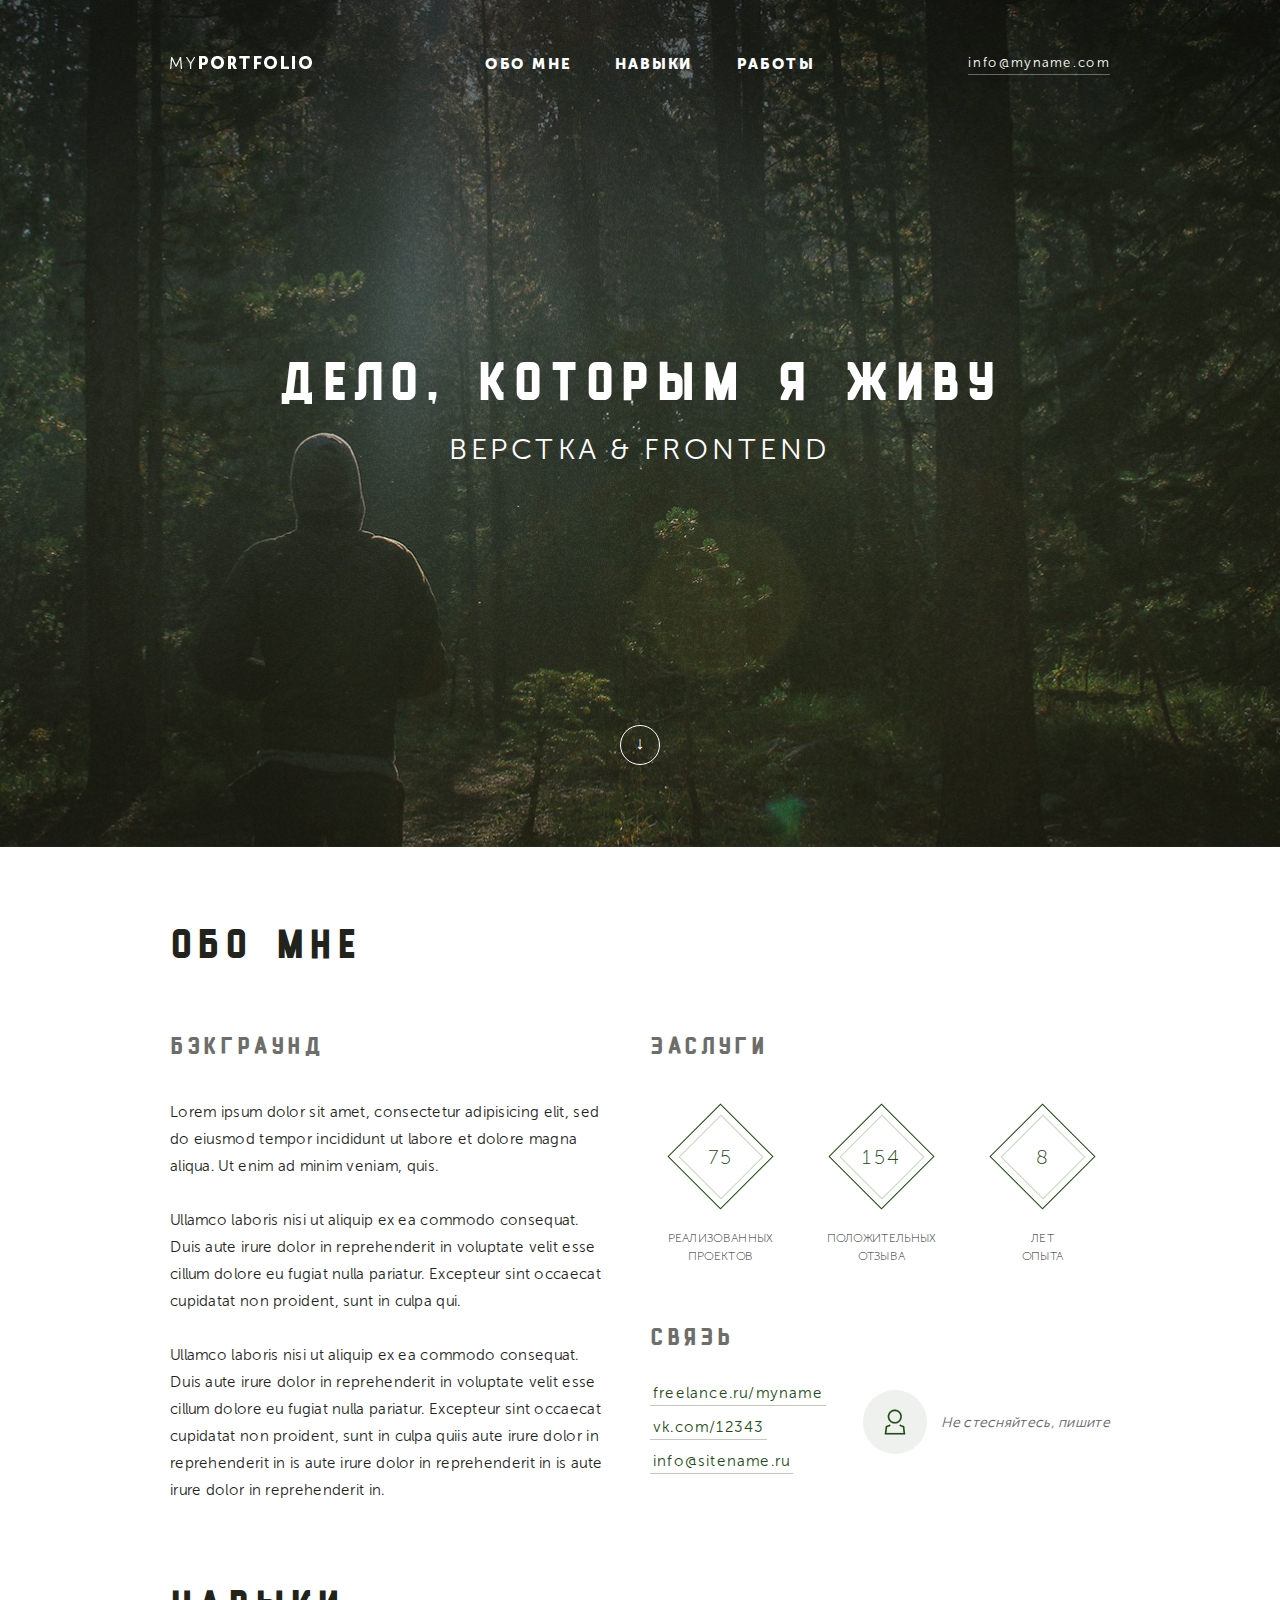
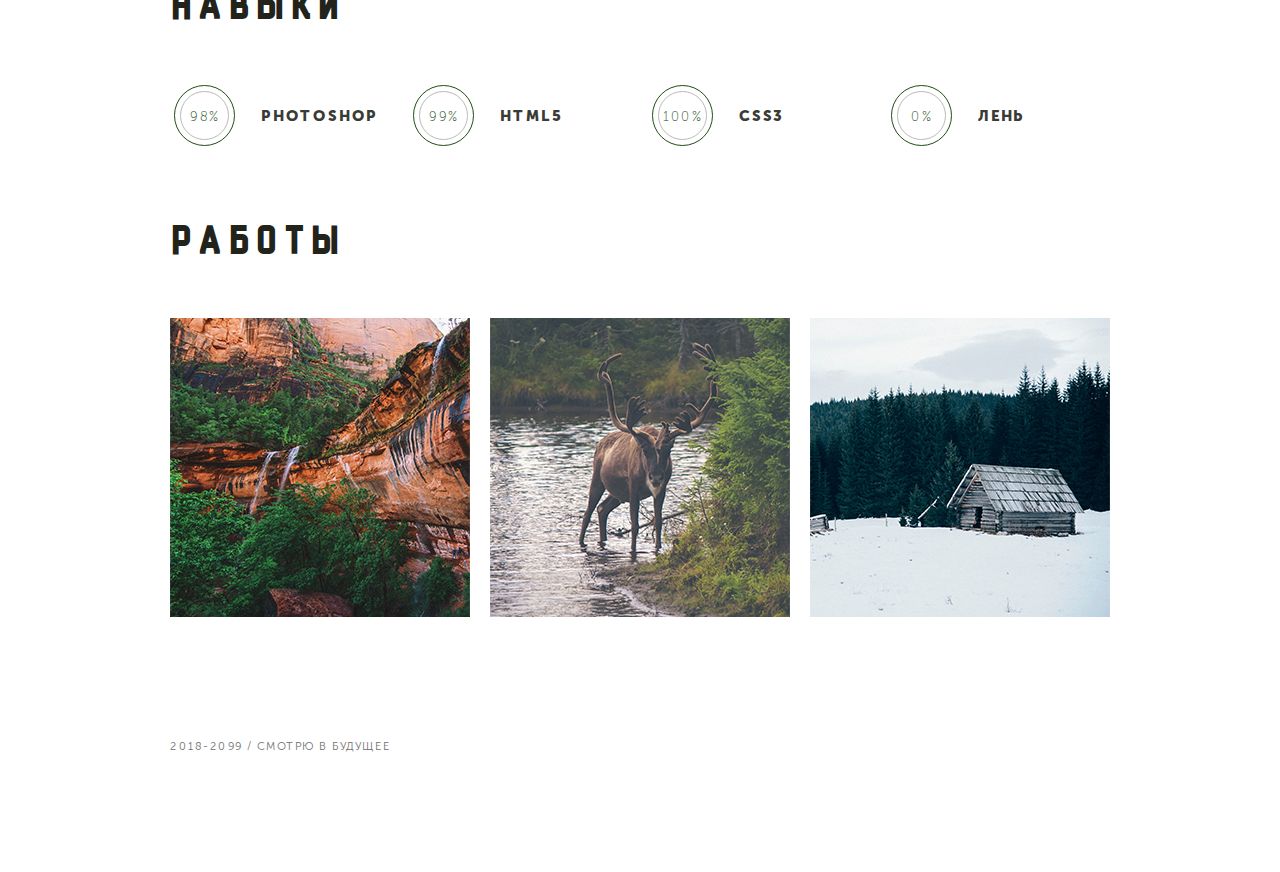
<file: dz8/index.html>
<!DOCTYPE html>
<html lang="ru">
<head>
	<meta charset="UTF-8">
	<meta name="viewport" content="width=device-width, initial-scale=1, shrink-to-fit=no">
	<title>MY PORTFOLIO</title>
	<meta name="description" content="Портфолио выполненых работ. Качественная верстка современных макетов">
	<meta name="keywords" content="Портфолио, Верстка, CSS3 анимация, MYPORTFOLIO">
	<!-- Favicon -->
	<link rel="shortcut icon" href="img/favicon/favicon.ico">
	<link rel="icon" type="image/png" sizes="196x196" href="img/favicon/favicon-192.png">
	<!-- OG Tags -->
	<meta property="og:title" content="MY PORTFOLIO">
	<meta property="og:description" content="Портфолио выполненых работ. Качественная верстка современных макетов">
	<meta property="og:type" content="article">
	<meta property="og:image" content="#" >
	<meta property="og:site_name" content="Портфолио Шуляка Сергея">
	<!-- Chrome, Firefox OS and Opera -->
 	<meta name="theme-color" content="#b7bbb6">
	<!-- Windows Phone -->
	<meta name="msapplication-navbutton-color" content="#b7bbb6">
	<!-- iOS Safari -->
	<meta name="apple-mobile-web-app-status-bar-style" content="#b7bbb6">
	<!-- CSS Styles -->
	<link rel="stylesheet" href="css/main.css">
</head>
<body>
	<header class="header" id="header">
		<div class="container">
			<nav class="nav d-flex jcsb">
				<a href="#" class="logo">
					<img src="img/logo.png" alt="MYPORTFOLIO">
				</a>
				<ul class="menu d-flex">
					<li class="menu__item">
						<a href="#about" class="menu__link">
							обо мне
						</a>
					</li>
					<li class="menu__item">
						<a href="#skills" class="menu__link">
							навыки
						</a>
					</li>
					<li class="menu__item">
						<a href="#work" class="menu__link">
							работы
						</a>
					</li>
				</ul>
				<a href="mailto:info@myname.com" class="info-mail">info@myname.com</a>
			</nav>
			<div class="intro">
				<h1 class="intro__title">
					Дело, которым я живу
				</h1>
				<p class="intro__text">
					верстка & frontend
				</p>
			</div>
			<a href="#about" class="scroll">
				&darr;
			</a>
		</div>
	</header>
	<section class="about" id="about">
		<div class="container">
			<h2 class="about-title">
				обо мне
			</h2>
			<div class="info d-flex jcsb">
				<div class="desc">
					<h3 class="desc__title opacity-text">
						бэкграунд
					</h3>
					<p class="desc__text">
						Lorem ipsum dolor sit amet, consectetur adipisicing elit, sed do eiusmod tempor incididunt ut labore et dolore magna aliqua. Ut enim ad minim veniam, quis.
					</p>
					<p class="desc__text">
						Ullamco laboris nisi ut aliquip ex ea commodo consequat. Duis aute irure dolor in reprehenderit in voluptate velit esse cillum dolore eu fugiat nulla pariatur. Excepteur sint occaecat cupidatat non proident, sunt in culpa qui.
					</p>
					<p class="desc__text">
						Ullamco laboris nisi ut aliquip ex ea commodo consequat. Duis aute irure dolor in reprehenderit in voluptate velit esse cillum dolore eu fugiat nulla pariatur. Excepteur sint occaecat cupidatat non proident, sunt in culpa quiis aute irure dolor in reprehenderit in is aute irure dolor in reprehenderit in is aute irure dolor in reprehenderit in.
					</p>
				</div>
				<div class="connect">
					<div class="rewards">
						<h3 class="rewards__title opacity-text">
							Заслуги
						</h3>
						<div class="rewards__items d-flex">
							<div class="rewards__item">
								<div class="rewards__count">
									75
								</div>
								<p class="rewards__text">
									Реализованных проектов
								</p>
							</div>
							<div class="rewards__item">
								<div class="rewards__count">
									154
								</div>
								<p class="rewards__text">
									Положительных отзыва
								</p>
							</div>
							<div class="rewards__item">
								<div class="rewards__count">
									8
								</div>
								<p class="rewards__text rewards__text_small">
									Лет опыта
								</p>
							</div>
						</div>
					</div>
					<div class="contact">
						<h3 class="contact__title opacity-text">
							Связь
						</h3>
						<div class="contact-wrap d-flex jcsb">
							<ul class="social">
								<li class="social__item">
									<a  href="#" class="social__link">
										freelance.ru/myname
									</a>
								</li>
								<li class="social__item">
									<a  href="#" class="social__link">
										vk.com/12343
									</a>
								</li>
								<li class="social__item">
									<a href="mailto:info@sitename.ru" class="social__link">
										info@sitename.ru
									</a>
								</li>
							</ul>
							<div class="write d-flex jcsb">
								<div class="write__icon"></div>
								<p class="write__text">
									Не стесняйтесь, пишите
								</p>
							</div>
						</div>
					</div>
				</div>
			</div>
		</div>
	</section>
	<section class="skills" id="skills">
		<div class="container">
			<h2 class="skills-title">
				Навыки
			</h2>
			<div class="skills-list d-flex jcsb">
				<div class="skills-list__item d-flex">
					<div class="skills-list__percent">
						98%
					</div>
					<p class="skills-list__name">
						Photoshop
					</p>
				</div>
				<div class="skills-list__item d-flex">
					<div class="skills-list__percent">
						99%
					</div>
					<p class="skills-list__name">
						html5
					</p>
				</div>
				<div class="skills-list__item d-flex">
					<div class="skills-list__percent">
						100%
					</div>
					<p class="skills-list__name">
						CSS3
					</p>
				</div>
				<div class="skills-list__item d-flex">
					<div class="skills-list__percent">
						0%
					</div>
					<p class="skills-list__name">
						Лень
					</p>
				</div>
			</div>

		</div>
	</section>
	<section class="work" id="work">
		<div class="container">
			<h2 class="work-title">
				Работы
			</h2>
			<div class="work-list d-flex jcsb">
				<div class="work-list__item">
					<img src="img/canyon.jpg" alt="Canyon" class="work-list__pic">
					<div class="work-list__overflow">
						<p class="work-list__name">
							Название работы
						</p>
						<a href="#" class="work-list__link">
							Смотреть
						</a>
					</div>
				</div>
				<div class="work-list__item">
					<img src="img/river.jpg" alt="Riwer" class="work-list__pic">
					<div class="work-list__overflow">
						<p class="work-list__name">
							Название работы
						</p>
						<a href="#" class="work-list__link">
							Смотреть
						</a>
					</div>
				</div>
				<div class="work-list__item">
					<img src="img/winter.jpg" alt="Winter" class="work-list__pic">
					<div class="work-list__overflow">
						<p class="work-list__name">
							Название работы
						</p>
						<a href="#" class="work-list__link">
							Смотреть
						</a>
					</div>
				</div>
			</div>
		</div>
	</section>
	<footer class="footer" id="footer">
		<div class="container">
			<p class="future opacity-text">
				2018-2099 / Смотрю в будущее
			</p>
		</div>
	</footer>
</body>
</html>
</file>
<file: main.css>
/* ----- Specification ----- */

body {
	padding: 0;
	margin: 0;
	color: #5f6c84;
	font-family: sans-serif;
	background: #5f5f5f;
	font-size: 15px;
	letter-spacing: 0.02em;
}

div,
p,
a,
span {
	box-sizing: border-box;
}

ul,
li {
	display: block;
	padding: 0;
	margin: 0;
}

p {
	margin: 0;
	line-height: 1.5em;
}

h1,
h2,
h3,
h4,
h5,
h6 {
	font-family: sans-serif;
	text-transform: uppercase;
	letter-spacing: 0.12em;
	padding: 0;
	margin: 0;

}

h1 {
	font-size: 39px;
}

h2 {
	font-size: 37px;
}

h3 {
	font-size: 22px;
}

h4 {
	font-size: 15px;
}

a,
a:hover,
a:active  {
	text-decoration: none;
}

a {
	color: #fff;
	font-weight: bold;
	transition: all 0.4s ease;
}

.container {
	width: 500px;
	margin: 0 auto;	
}

.d-flex {
	 display: -webkit-flex;
	 display: -moz-flex;
	 display: -ms-flex;
	 display: -o-flex;
	 display: flex;
}

.jcsb {
	justify-content: space-between;
}

.d-flex-center {
	display: -webkit-flex;
	display: -moz-flex;
	display: -ms-flex;
	display: -o-flex;
	display: flex;
	justify-content: center;
	align-content: space-between;
	align-items: center;
	flex-direction: column;
}

/* ----- Header ----- */

.header {
	padding: 55px 0 82px;
}

.sites {
    max-width: 500px;
    margin: 0 auto;
    padding: 50px 30px 40px 50px;
    background: #d1d1d1;
    -webkit-clip-path: polygon(0px 20%, 100% -85%, 100% 80%, 0 185%);
    clip-path: polygon(0px 20%, 100% -85%, 100% 80%, 0 185%);
}

a {
	font-size: 13px;
	padding: 5px;
	color: #2b3342;
	width: 400px;
	text-align: center;
	border-radius: 10px;
	border: 1px solid #2d3034;
}

a:hover {
	color: #556178;
	border: 1px solid #556178;
}

ul,
li {
	display: block;
	padding: 0;
	margin: 20px;
}
</file>
<file: dz10/css/main.css>
/* ----- Specification ----- */

body {
	padding: 0;
	margin: 0;
	font-family: 'Open Sans', sans-serif;
	color: #6c7279;
	font-size: 15px;
	letter-spacing: 0em;
}

div,
p,
a,
span {
	box-sizing: border-box;
}

ul,
li {
	display: block;
	padding: 0;
	margin: 0;
}

p {
	margin: 0;
	line-height: 1.5em;
}

h1,
h2,
h3,
h4,
h5,
h6 {
	font-weight: 700;
	color: #2d3033;
	text-transform: uppercase;
	padding: 0;
	margin: 0;

}

h1 {
	font-size: 45px;
}

h2 {
	font-size: 28px;
}

h3 {
	font-size: 22px;
}

h4 {
	font-size: 14px;
}

a,
a:hover,
a:active  {
	text-decoration: none;
}

a {
	transition: all 0.4s ease;
}

input,
input:hover,
input:focus,
input:active,
button,
button:hover,
button:focus,
button:active {
	outline: none;
}

.btn {
	padding: 13px 0 12px;
	border-radius: 2px;
	background: #e84545;
	color: #fff;
	font-size: 13px;
	font-weight: 700;
	text-align: center;
	text-transform: uppercase;
	transition: all 0.4s ease;
}

.btn:hover {
	color: #e84545;
	background: transparent;
	border: 1px solid #e84545;
	-webkit-box-shadow: 0px 0px 7px 0px rgba(0,0,0,0.4);
	-moz-box-shadow: 0px 0px 7px 0px rgba(0,0,0,0.4);
	box-shadow: 0px 0px 7px 0px rgba(0,0,0,0.4);
}

.btn:focus {
	box-shadow: none;
}
/* ----- Header ----- */

.header {
	background: #33343f url('../img/bg.jpg') no-repeat center top / cover;
	color: #fff;
	padding: 0 0 243px;
}

.navigation {
	box-shadow: inset 0 -1px 0px 0px rgba(255, 255, 255, 0.15);
}

.logo {
	display: block;
	margin-top: 26px;
    padding-bottom: 30px;
	text-transform: uppercase;
	color: #626fe4;
	font-size: 30px;
	font-weight: 700;
}

.logo:hover {
	padding-bottom: 27px;
	border-bottom: 3px solid rgba(255, 255, 255, 0.5);
}

.logo__white {
	color: #fff;
	font-weight: 400;
}

.menu {
	text-transform: uppercase;
	font-size: 14px;
}

.menu__item {
	padding: 41px 0 39px;
}

.menu__item:hover {
	padding-bottom: 36px;
	border-bottom: 3px solid rgba(255, 255, 255, 0.5);
}

.menu__link {
	color: #fff;
}

.menu__link:hover {
	color: #fff;
	opacity: 0.8;
}

.menu__link:active {
	opacity: 0.6;
}

.offer {
	text-align: center;
}

.offer__title {
	margin-top: 182px;
	margin-bottom: 30px;
	color: #fff;
}

.offer__text {
	max-width: 570px;
	margin: 0 auto;
	font-size: 22px;
}

.offer__btn {
	width: 200px;
	margin-top: 28px;
	margin-right: 5px;
}

.offer__btn:active
 {
	color: #fff;
	border: 1px solid #fff;
}
/* ------ Advantages Screen ------ */

.advantages {
	padding: 120px 0 50px;
}

.advantage {
	margin-bottom: 73px;
	display: -webkit-flex;
	display: -moz-flex;
	display: -ms-flex;
	display: -o-flex;
	display: flex;
	-webkit-flex-direction: column;
	-moz-flex-direction: column;
	-ms-flex-direction: column;
	-o-flex-direction: column;
	flex-direction: column;
	-ms-align-items: center;
	align-items: center;
	text-align: center;
}

.advantage__icon {

}

.advantage__title {
	margin-top: 32px;
	margin-bottom: 17px;
}

.advantage__text {
	width: 320px;
	font-size: 14px;
}

/* ------ Projects Screen ------ */

.projects {
	padding-bottom: 125px;
}

.project {
	position: relative;
	width: 270px;
	height: 211px;
	font-size: 14px;
	overflow: hidden;
	margin-bottom: 15px;
}

.project_school {
	background: #eedabf url('../img/book.png') no-repeat center top;
}

.project_book {
	background: #eedabf url('../img/book-2.jpg') no-repeat center top;
}

.project_camera {
	background: #eedabf url('../img/camera.jpg') no-repeat center top;
}

.project_spice {
	background: #eedabf url('../img/spice.jpg') no-repeat center top;
}

.project_line {
	background: #eedabf url('../img/line.jpg') no-repeat center top;
}

.project_tools {
	background: #eedabf url('../img/tools.jpg') no-repeat center top;
}

.project_letters {
	background: #eedabf url('../img/letters.jpg') no-repeat center top;
}

.project_food {
	background: #eedabf url('../img/food.jpg') no-repeat center top;
}

.project__link {
	color: #fff;
}

.project__link:hover {
	color: #fff;
}

.project__slide {
	position: absolute;
	width: 25%;
	height: 100%;
	background: #e84545;
	opacity: 0.9;
	transition: all 0.5s ease;
	top: 211px;
	z-index: 1;
}

.project__slides {

}

.project:focus .project__slide,
.project:hover .project__slide {
	transform: translateY(-100%); 
}
.project:focus .project__overlay,
.project:hover .project__overlay {
	transform: translateY(0); 
	transition-delay: 0.4s;
}

.project__slide:nth-child(1) {
	transition-delay: 0.1s;
	left:0;
}

.project__slide:nth-child(2) {
	transition-delay: 0.2s;
	left: 25%;
}

.project__slide:nth-child(3) {
	transition-delay: 0.3s;
	left: 50%;
}

.project__slide:nth-child(4) {
	transition-delay: 0.4s;
	left: 75%;
}
.project__overlay {
	display: -webkit-flex;
	display: -moz-flex;
	display: -ms-flex;
	display: -o-flex;
	display: flex;
	-webkit-flex-direction: column;
	-moz-flex-direction: column;
	-ms-flex-direction: column;
	-o-flex-direction: column;
	flex-direction: column;
	width: 270px;
	position: absolute;
	z-index: 2;
	transform: translateY(100%);
	transition: all 0.7s ease;
}

.project__title {
	text-align: center;
	margin-top: 85px;
	margin-bottom: 6px;
}

.project__text {
	text-align: center;
}

/* ------ Team Screen ------ */

.team {
	background: #f1f2fd;
	padding: 125px 0 118px;
}

.member {
	width: 270px;
}

.member__name {
	font-weight: 700;
	text-transform: none;
	font-size: 22px;
	margin: 25px 0 7px;
}

.member__status {
	font-size: 13px;
	color: #e84545;
	text-transform: uppercase;
}

.member__text {
	font-size: 14px;
	margin: 20px 0 26px;
}

.member__social {
	display: flex;
}

.member__icon {
	width: 39px;
	height: 39px;
	margin-right: 4px;
	border: 1px solid #e8ecee;
}

.fb {
 background: #fff url('../img/fb.png') no-repeat center center;
}

.twitter {
 background: #fff url('../img/twitter.png') no-repeat center center;
}

.in {
 background: #fff url('../img/in.png') no-repeat center center;
}

/* ------ Motivation Screen ------ */

.motivation {
	background-color: #53354a;
}

.relax {
	height: 500px;
	background: url('../img/woman.jpg') no-repeat center center;
}

.proverb {
	margin-left: 82px;
	color: #fff;
}

.proverb__quote {
	max-width: 510px;
	margin-top: 131px;
	line-height: 1.18em;
	margin-bottom: 30px;
	font-size: 36px;
	font-style: italic;
}

.proverb__sign {
	margin-bottom: 10px;
	margin-left: 3px;
	font-size: 13px;
	font-weight: 400;
	text-transform: uppercase;
}

/* ------ Start Screen ------ */

.start {
	padding: 95px 0 100px;
}

.start__block {
	display: -webkit-flex;
	display: -moz-flex;
	display: -ms-flex;
	display: -o-flex;
	display: flex;
	flex-direction: column;
	-ms-align-items: center;
	align-items: center;
}

.start__title {
	text-transform: none;
}

.start__text {
	margin: 9px 0 37px;
	text-transform: uppercase;
 	font-size: 13px;
}

.start__btn {
	width: 280px;
	margin-right: 3px;
}

.start__btn:active
 {
	color: #b84242;
	border: 1px solid #b84242;
}

/* ------ Start Screen ------ */

.footer {
	padding: 88px 0 73px;
	background: #3a3e64;
	border-bottom: 12px solid #313454;
}

.footer__items {
	text-align: center;
}

.footer__title {
	color: #fff;
}

.footer__text {
	color: #808080;
	font-size: 14px;
}

.footer__text_left {
	max-width: 160px;
	margin-top: 10px;
	opacity: 0.5;
	color: #fff;
}

.footer__text_center {
	max-width: 335px;
	margin-top: 20px;
	color: #808080;
}

.footer__text_right {
	max-width: 355px;
	margin-top: 10px;
	opacity: 0.5;
	color: #fff;
}

.text-red {
	color: #e84545;
}

.text-white {
	color: #fff;
}

/* Media Queries */

/* 768 - 992 px */
@media screen and (max-width: 1200px) {
	.project {
		margin-bottom: 45px;
	}
	.member {
		margin-bottom: 65px;
	}
	.proverb__quote {
		padding-right: 15px;
	}
}

@media screen and (max-width: 992px) {
	.project {
		margin: 35px auto;
	}
	.footer__items {
	    display: flex;
	    flex-direction: column;
	    align-items: center;
	    margin-bottom: 50px;
	}
	.proverb {
		margin-left: 0;
	}
	.proverb__quote {
		text-align: center;
		margin: 70px auto 30px;
	}
	.proverb__sign {
		text-align: center;
		margin-bottom: 70px;
	}
	.footer {
		padding-bottom: 35px;
	}
}

/* 576 - 768 px */
@media screen and (max-width: 768px) {
	.logo {
		text-align: center;
	}
	.offer__title {
		margin-top: 150px;
	}
	.header {
		padding-bottom: 200px;	
	}
}

/* 320 - 576 px */
@media screen and (max-width: 576px) {
	.relax {
	    height: 300px;
	    background: url(../img/woman.jpg) no-repeat center center/cover;
	}
	.menu {
		display: none !important;
	}
	h1 {
		font-size: 40px;
	}
}
</file>
<file: dz4/css/main.css>
body {
	padding: 0;
	margin: 0;
	font-family: Arial, sans-serif;
	color: #272c2f;
	font-size: 14px;
	letter-spacing: 0.0295em;
}

div, p, form, input, a, span, button, textarea {
	box-sizing: border-box;
}

ul, li {
	display: block;
	padding: 0;
	margin: 0;
}

p {
	margin: 0;
	letter-spacing: 0.018em;
	line-height: 1.5em;
}

h1, h2, h3, h4, h5, h6 {
	padding: 0;
	margin: 0;
	font-weight: bold;
	text-transform: uppercase;
}

a {
	font-weight: bold;
	text-decoration: none;
}

h1 {
	font-size: 23px;
	margin: 73px 0 16px 0;
}

h2 {
	font-size: 19px;
	margin-bottom: 39px;
	padding-top: 2px;
}

h3 {
	font-size: 17px;
}

.container {
	width: 960px;
	margin: 0 auto;	
}

.navigation .container {
	display: -webkit-flex;
	display: -moz-flex;
	display: -ms-flex;
	display: -o-flex;
	display: flex;
	justify-content: space-between;
	-ms-align-items: center;
	align-items: center;
}
.navigation {
	background: #455991;
	padding: 30px 0 35px 0;
}

.navigation a {
	color: #fff;
}

.logo {
	text-transform: uppercase;
	font-size: 18px;
}

.menu {
	display: -webkit-flex;
	display: -moz-flex;
	display: -ms-flex;
	display: -o-flex;
	display: flex;
	margin-left: 88px;
}

.menu li a{
	font-size: 15px;
	margin-right: 28px;
	border-bottom: 1px solid #fff;
}

.call {
	font-size: 18px;
}

.main_title_text {
	width: 345px;
}

.cards {
	display: -webkit-flex;
	display: -moz-flex;
	display: -ms-flex;
	display: -o-flex;
	display: flex;
	justify-content: space-between;
	margin-top: 40px;
}

.cards a {
	display: block;
	font-size: 15px;
	color: #22a2ec;
	margin-top: 12px;
}

.cards_title {
	text-transform: none;
}

.cards_text {
	padding-top: 15px;
	letter-spacing: 0.054em;
	line-height: 1.6em;
}

.card {
	width: 308px;
	border: 1px solid #d5d5d5;
	padding: 26px 25px 25px 28px;
}

.card_1 {
	height: 220px;
}

.card_2 {
	height: 220px;
	border-radius: 15px;
	box-shadow: 0px 0px 24px 0px rgba(0, 0, 0, 0.33);
}

.card_3 {
	height: 250px;
}

.contact_information {
	margin: 47px 0 65px;
	display: -webkit-flex;
	display: -moz-flex;
	display: -ms-flex;
	display: -o-flex;
	display: flex;
	justify-content: space-between;
}

.form {
	width: 360px;
}

.form input {
	width: 239px;
	height: 46px;
	border: 1px solid #d6d6d6;
	padding-left: 22px;
	margin-bottom: 11px;
	font-family: Arial, sans-serif;
	color: #272c2f;
	font-size: 15px;
	letter-spacing: 0.035em;
}

.form textarea {
	width: 359px;
	height: 124px;
	border: 1px solid #d6d6d6;
	padding: 12px 22px;
	font-family: Arial, sans-serif;
	color: #272c2f;
	letter-spacing: 0.035em;
	font-size: 15px;
}

.form_btn {
	display: block;
	width: 166px;
	padding: 13px 0;
	margin: 21px 0 17px;
	background: #ebce0d;
	color: #272c2f;
	text-align: center;
	font-size: 15px;
	font-family: Arial, sans-serif;
	font-weight: bold;
	border: none;
	cursor: pointer;
	letter-spacing: 0.035em;
}

.big_card {
	width: 547px;
	height: 456px;
	background: #184c6b;
	color: #c0ddee;
	border-radius: 10px;
	display: -webkit-flex;
	display: -moz-flex;
	display: -ms-flex;
	display: -o-flex;
	display: flex;
	justify-content: space-between;
	align-items: center;
	padding: 0 42px;
}

.data {
	font-size: 12px;
	color: #84898d;
	letter-spacing: 0.01em;
}

.intro {
	width: 215px;
}

.intro_text {
	margin: 25px 0 15px;
}

.intro_text_right {
	padding: 0 1px 15px 0;
}

.footer {
	background: #455991;
	padding: 31px 0;
	font-size: 13px;
	color: #fff;
}

.footer .container {
	display: -webkit-flex;
	display: -moz-flex;
	display: -ms-flex;
	display: -o-flex;
	display: flex;
	justify-content: space-between;
	align-items: center;
}

.btn {
	display: block;
	width: 145px;
	padding: 11px 0;
	font-size: 12px;
	color: #fff;
	text-align: center;
	background: transparent;
	border: 1px solid #fff;
	border-radius: 5px;
	cursor: pointer;
}

.btn_big_radius {
	width: 148px;
	border-radius: 19px;
}

.white_bg {
	width: 229px;
	padding: 10px 0;
	text-align: center;
	background: #fff;
	color: #455991;
	border-radius: 3px;
}

.footer_first_element {
	margin-right: 7px;
}

.footer_last_element {
	margin-left: 13px;
}
</file>
<file: dz5/css/main.css>
/* ----- Specification ----- */

body {
	padding: 0;
	margin: 0;
	font-family: Tahoma, sans-serif;
	color: #0e1b3e;
	font-size: 15px;
	letter-spacing: 0.02em;
}

div,
p,
a,
span,
button {
	box-sizing: border-box;
}

ul,
li {
	display: block;
	padding: 0;
	margin: 0;
}

p {
	margin: 0;
	line-height: 1.65em;
}

h1,
h2,
h3,
h4,
h5,
h6 {
	padding: 0;
	margin: 0;
	font-weight: bold;
	text-transform: uppercase;
}

h2 {
	font-size: 26px;
	text-align: center;
}

h3 {
	font-size: 22px;
}

h4 {
	font-size: 16px;
		text-transform: none;
}

a {
	font-weight: bold;
	text-decoration: none;
}


.container {
	width: 940px;
	margin: 0 auto;	
}

.button {
	width: 218px;
	padding: 18px 0;
	border-radius: 28px;
	cursor: pointer;
	text-transform: uppercase;
	font-size: 13px;
	font-weight: bold;
	color: #fff;
}

.d-flex {
	 display: -webkit-flex;
	 display: -moz-flex;
	 display: -ms-flex;
	 display: -o-flex;
	 display: flex;
}

.jcsb {
	justify-content: space-between;
}

.d-flex-center {
	display: -webkit-flex;
	display: -moz-flex;
	display: -ms-flex;
	display: -o-flex;
	display: flex;
	justify-content: center;
	align-content: space-between;
	align-items: center;
	flex-direction: column;
}

/* ----- Header ----- */

.header {
	background: rgba(74,125,252,1);
	background: -moz-linear-gradient(-45deg, rgba(74,125,252,1) 0%, rgba(16,71,211,1) 100%);
	background: -webkit-gradient(left top, right bottom, color-stop(0%, rgba(74,125,252,1)), color-stop(100%, rgba(16,71,211,1)));
	background: -webkit-linear-gradient(-45deg, rgba(74,125,252,1) 0%, rgba(16,71,211,1) 100%);
	background: -o-linear-gradient(-45deg, rgba(74,125,252,1) 0%, rgba(16,71,211,1) 100%);
	background: -ms-linear-gradient(-45deg, rgba(74,125,252,1) 0%, rgba(16,71,211,1) 100%);
	background: linear-gradient(135deg, rgba(74,125,252,1) 0%, rgba(16,71,211,1) 100%);
	filter: progid:DXImageTransform.Microsoft.gradient( startColorstr='#4a7dfc', endColorstr='#1047d3', GradientType=1 );
	padding: 69px 0 65px 0;
}

.header__title {
	width: 630px;
	margin: 165px 0 23px;
	text-align: center;
	font-size: 27px;
	color: #fff;
	line-height: 1.36em;
	transition: all
}

.header__btn {
	margin-bottom: 169px;
	background: transparent;
	border: 1px solid #fff;
	transition: all 0.3s ease;
}

.header__btn:hover {
	background: #fff;
	color: #2d63eb;
}

.header__scroll {
	display: block;
	width: 25px;
	height: 16px;
	background: url('../img/arrow.png');
}

/* ----- About ----- */

.about {
	padding: 108px 0 90px;
	box-shadow: 0 -45px 80px rgba(0, 0, 0, 0.2);
}

.cards {
	margin-top: 78px;
}

.buttom-line:after {
	display: block;
	content: '';
	width: 72px;
	height: 3px;
	background: #2d63eb;
	margin: 24px 0 32px;
}

.mission {
	width: 470px;
}

.mission__text {
	margin-bottom: 23px;
}

.mission__link {
	font-weight: normal;
	color: #2d63eb;
	border-bottom: 1px solid #2d63eb;
	padding-bottom: 2px;
}

.mission__link:hover {
	font-weight: normal;
	border-bottom: none;
}

.merits {
	width: 300px;
	margin-right: 101px;
}

.merits__items {
	padding-top: 8px;
}

.merits__item {
	margin-bottom:26px;
}

.merits__icon {
	width: 52px;
	height: 52px;
	margin-right: 23px;
	border-radius: 10px;
}

.merits__icon_bug {
	background: #2d63eb url('../img/bug.png') no-repeat center center;
}


.merits__icon_bell {
	background: #2d63eb url('../img/bell.png') no-repeat center center;
}


.merits__icon_storm {
	background: #2d63eb url('../img/storm.png') no-repeat center center;
}


.merits__icon_camera {
	background: #2d63eb url('../img/camera.png') no-repeat center center;
}

.merits__name {
	margin-bottom: 3px;
}

/* ----- Appeal ----- */

.appeal {
	padding-bottom: 121px;
}

.reasons {
	justify-content: space-between;
	margin: 67px 48px 0 64px;
}

.reasons__number {
	display: block;
	width: 75px;
	height: 75px;
	margin: 0 auto 15px;
	font-size: 30px;
	line-height: 70px;
	text-align: center;
	color: #ffa200;
	border: 1px solid #ffa200;
	border-radius: 50%;
	transition: all 0.3s ease;
}

.reasons__item:hover .reasons__number{
	color: #fff;
	background: #ffa200;
}

.reasons__item_beautiful {
	margin-left: 49px;
}

/* ----- Contact ----- */

.contact {
	background: #e6e9f1;
	padding: 108px 0 114px;
}

.contact__text {
	width: 420px;
	margin: 19px 0;
	font-size: 14px;
	text-align: center;
}

.contact__btn {
	background: #2d63eb;
	margin-top: 6px;
	transition: all 0.3s ease;
	border: 1px solid #2d63eb;
}

.contact__btn:hover {
	background: transparent;
	border: 1px solid #2d63eb;
	color: #2d63eb;
}

/* ----- Footer ----- */

.footer {
	padding: 44px 0 47px;
	background: #06319e;
	color: #fff;
	font-size: 13px;
	-ms-align-items: center;
	align-items: center;
}

.footer__text {
	opacity: 0.55;
}

.footer__link {
	margin-left: auto;
	margin-top: 3px;
	opacity: 0.9;
	color: #fff;
	font-weight: normal;
	border-bottom: 1px dashed #fff;
}

.footer__link:hover {
	border-bottom: 1px solid #fff;
	opacity: 1;
}

.footer__text_name {
	margin-left: 280px;
}
</file>
<file: dz6/css/main.css>
/* ----- Specification ----- */

body {
	padding: 0;
	margin: 0;
	font-family: 'Roboto', sans-serif;
	color: #000;
	font-size: 15px;
	letter-spacing: 0.02em;
	background: #fff;
}

div,
p,
a,
span,
form,
input,
button {
	box-sizing: border-box;
}

ul,
li {
	display: block;
	padding: 0;
	margin: 0;
}

p {
	margin: 0;
	line-height: 1.5em;
}

h1,
h2,
h3,
h4,
h5,
h6 {
	padding: 0;
	margin: 0;
	font-weight: 900;
}

h1 {
	font-size: 45px;
}

h2 {
	font-size: 28px;
}

h3 {
	font-size: 19px;
}

h4 {
	font-size: 17px;
}

a,
a:hover,
a:active  {
	text-decoration: none;
}

a {
	transition: all 0.3s ease;
}

button {
	transition: all 0.4s ease;
}

input,
input:hover,
input:focus,
input:active,
button,
button:hover,
button:focus,
button:active {
	outline: none;
	transition: all 0.4s ease;
}

.container {
	width: 1140px;
	margin: 0 auto;	
}

.d-flex {
	 display: -webkit-flex;
	 display: -moz-flex;
	 display: -ms-flex;
	 display: -o-flex;
	 display: flex;
}

.jcsb {
	justify-content: space-between;
}

.d-flex-center {
	display: -webkit-flex;
	display: -moz-flex;
	display: -ms-flex;
	display: -o-flex;
	display: flex;
	justify-content: center;
	align-content: space-between;
	align-items: center;
	flex-direction: column;
}


.big-card {
	width: 469px;
	border-radius: 5px;
	box-shadow: 0px 13px 125px 2px rgba(0, 0, 0, 0.24);
}

/* ----- Header ----- */
.header {
	padding: 18px 0 23px;
}

.nav {
	-ms-align-items: center;
	align-items: center;
}
.logo {
	width: 170px;
	height: 47px;
	color: #fff;
	align-items: center;
}

.logo__icon {
	width: 49px;
	height: 49px;
	background: #1b3bde;
	border-radius: 5px;
	text-align: center;
	font-size: 25px;
	line-height: 49px;
}

.logo__text {
	width: 105px;
	margin-left: 6px;
	color: #1b3bde;
	text-transform: uppercase;
	line-height: 1.5em;
	font-size: 15px;
	text-align: center;
	font-weight: 900;
}

.logo__text-big {
	font-size: 21px;
}

.logo:hover .logo__icon {
	font-size: 30px;
}

.logo:active .logo__icon {
	font-size: 20px;
}

.logo:hover .logo__text {
	color: #001a9e;
}

.menu {
	margin: 4px 0 0 70px;
}

.menu__link {
	padding: 6px 20px;
	border-radius: 5px;
	font-size: 13px;
	color: #000;
}

.menu__link:hover {
	color: #fff;
	background: #000;
}

.menu__link:active {
	background: #606060;
}

.call {
	margin-left: auto;
	color: #000;
	font-weight: 900;
}

.call:hover {
	font-size: 16px;
}

.call:active {
	color: #606060;
}
/* ----- Registration Screen ----- */

.reg {
	background: #f0f7f7 url('../img/first-bg.jpg') no-repeat center top / cover;
	box-shadow: 0px -4px 5px rgba(0, 0, 0, 0.09);
	padding: 89px 0 135px 0;
}

.contact {
	margin: 0px 72px 0 65px;
	-ms-align-items: center;
	align-items: center;
}

/* ----- Offer Block ----- */

.offer {
	width: 545px;
	text-align: center;

}

.offer__workshop {
 font-size: 16px;
}

.offer__title {
	color: #1b3bde;
	margin: 28px 0;
}

.offer__text {
    font-size: 14px;
    padding: 3px 18px;
    margin-left: 10px;
    background: #000;
    border-radius: 3px;
    color: #fff;
}

/* ----- Form Block ----- */

.form {
	width: 333px;
    padding: 35px 34px 34px;
	background: #fff;
	border-radius: 5px;
	text-align: center;
	box-shadow: 0px 13px 98px 0px rgba(0, 0, 0, 0.24);
}

.form__title {
	margin-bottom: 13px;
}

.form__text {
	font-size: 14px;
	margin-bottom: 18px;
}

.form__input {
	display: block;
	width: 268px;
	padding: 12px 0;
	margin-bottom: 11px;
	border: none;
	border-bottom: 1px solid #acacac;
	font-family: 'Roboto', sans-serif;
	font-weight: 400;
	font-size: 13px;
	letter-spacing: 0.02em;
	color: #000;
}

.form__input:focus,
.form__input:hover {
	border-bottom: 1px solid #000;
}

.form__input:focus::placeholder,
.form__input:hover::placeholder {
	color: #000;
}

.form__btn {
	width: 269px;
    padding: 20px 0 20px;
    margin: 9px 0 15px;
	background: #4acc4d;
	color: #fff;
	font-family: 'Roboto', sans-serif;
	font-size: 16px;
	font-weight: 900;
	border: none;
	border-radius: 5px;
	cursor: pointer;
}

.form__btn:hover {
	box-shadow: 0 1px 10px rgba(0,0,0,0.8);
}

.form__btn:active {
	box-shadow: 0 0 3px rgba(0,0,0,0.5);
}

.form__safety {
	font-size: 12px;
	color: #adadad;
}

/* ----- Stats Screen ----- */

.stats {
	padding: 123px 0;
}

.stats__info {
	justify-content: space-between;
}

.author {
	background: #9d6bdc;
	color: #fff;
	padding: 40px 0 47px 57px;
}

.author__name {
	font-weight: 700;
	font-size: 18px;
	margin-bottom: 10px;
}

.author__details {
	
}

.author__line {
	line-height: 1.5em;
}

.author__digits {
	margin-top: 19px;
	margin-bottom: 18px;
}

.author__icon {
	font-size: 39px;
	font-weight: 700;
	margin-right: 13px;
}

.author__text {
	font-size: 13px;
	font-weight: 700;
	margin: -4px 30px 0 0;
}

.author__text_long {
	width: 83px;
}

.author__text_short {
	width: 48px;
}

.author__element {
	-ms-align-items: center;
	align-items: center;
}

.author__link {
	color: #fff;
    font-weight: 900;
}

.author__link:hover {
	border-bottom: 2px dashed #fff;
}

.author__link:active {
	border-bottom: 1px dashed #fff;
}

.question {
	width: 585px;

}

.question_right {
	padding: 63px 125px 25px 10px;
}

.question_left {
	padding: 71px 0px 0 133px;
}

.question__text {
	margin-top: 15px;
	line-height: 1.6em;	
	margin-bottom: 0;
}

.stats__profit {
	color: #000;
	margin-top: 65px;
	justify-content: space-between;
}

.amount {
	background: #f6e23a;
	font-weight: 900;
	text-align: center;
	justify-content: center;
	align-items: center;
	padding: 96px 0;
}

.amount__money {
	font-size: 43px;
	width: 230px;
}

.amount__money span {
	font-size: 21px;
	font-weight: 400;
    display: block;
    margin-top: -4px;
}

/* ----- Skills Screen ----- */

.skills {
	padding: 96px 0 106px;
	background: #f0f7f7 url('../img/first-bg.jpg') no-repeat center top / cover;
}

.skills__title {
	line-height: 1.4em;
}

.skills__elements {
	justify-content: space-between;
	margin-top: 69px;
}

.skills__element {
	width: 350px;
}

.skills__element_center {
	margin-left: 57px;
}

.skills__element_right {
	margin-right: -6px;
}

.skills__icon {
	width: 82px;
	height: 82px;
	border-radius: 5px;
	background: #1b3bde;
	font-size: 26px;
	font-weight: 900;
	line-height: 80px;
	text-align: center;
	color: #fff;
}

.skills__details {
	width: 225px;
	margin: 18px 0 0 35px;
}

.skills__name {
	color: #1b3bde;
	margin-bottom: 10px;
}

.skills__text {
	
}

/* ----- Limits Screen ----- */

.limits {
	padding: 87px 0 100px;
}

.limits__title {
 margin-bottom: 67px;
}

.limits__card {
	width: 348px;
	border-radius: 5px;
	color: #fff;
	text-align: center;
	padding: 63px 45px;
	transition: all 0.2s ease;
}

.limits__card:hover {
    box-shadow: 0px 7px 15px rgba(0, 0, 0, 0.25);
}

.limits__card_green {
	background: #4acc4d;
}

.limits__card_blue {
	background: #4ac7cc;
}

.limits__card_pink {
	background: #dc6b83;
}

.limits__icon {
	font-size: 42px;
}

.limits__text {
	font-size: 19px;
	margin-top: 20px;
	line-height: 1.3em;
}

/* ----- Invite Screen ----- */

.invite {
	background: #3350e1 url('../img/last-bg.jpg') no-repeat center top / cover;
	padding: 102px 0 107px 0;
}

.offer__workshop_white {
	color: #fff;
}

.offer__text_white {
	display: block;
	color: #fff;
	background: none;
	padding: 0;
	font-weight: 300;
	font-size: 16px;
	margin-left: 20px;
}

.offer__title_white {
	color: #fff;
	margin: 33px 0;

}

.invite__offer {
	width: 590px;
	margin-bottom: 25px;
}

/* ----- Footer Screen ----- */

.footer {
	padding: 24px;
}

.coppy {
	font-size: 12px;
	margin-left: 143px;
}
</file>
<file: dz8/css/main.css>
/* ----- Fonts ----- */

@font-face {
  font-family: 'Natasha';
  src: url('../fonts/Natasha.eot'); /* IE9 Compat Modes */
  src: url('../fonts/Natasha.eot?#iefix') format('embedded-opentype'), /* IE6-IE8 */
       url('../fonts/Natasha.woff2') format('woff2'), /* Super Modern Browsers */
       url('../fonts/Natasha.woff') format('woff'), /* Pretty Modern Browsers */
       url('../fonts/Natasha.ttf')  format('truetype'), /* Safari, Android, iOS */
       url('../fonts/Natasha.svg#Natasha') format('svg'); /* Legacy iOS */
}

@font-face {
  font-family: 'Museo Sans 100';
  src: url('../fonts/MuseoSansCyrl-100.eot'); /* IE9 Compat Modes */
  src: url('../fonts/MuseoSansCyrl-100.eot?#iefix') format('embedded-opentype'), /* IE6-IE8 */
       url('../fonts/MuseoSansCyrl-100.woff2') format('woff2'), /* Super Modern Browsers */
       url('../fonts/MuseoSansCyrl-100.woff') format('woff'), /* Pretty Modern Browsers */
       url('../fonts/MuseoSansCyrl-100.ttf')  format('truetype'), /* Safari, Android, iOS */
       url('../fonts/MuseoSansCyrl-100.svg#Natasha') format('svg'); /* Legacy iOS */
}

@font-face {
  font-family: 'Museo Sans 300';
  src: url('../fonts/MuseoSansCyrl-300.eot'); /* IE9 Compat Modes */
  src: url('../fonts/MuseoSansCyrl-300.eot?#iefix') format('embedded-opentype'), /* IE6-IE8 */
       url('../fonts/MuseoSansCyrl-300.woff2') format('woff2'), /* Super Modern Browsers */
       url('../fonts/MuseoSansCyrl-300.woff') format('woff'), /* Pretty Modern Browsers */
       url('../fonts/MuseoSansCyrl-300.ttf')  format('truetype'), /* Safari, Android, iOS */
       url('../fonts/MuseoSansCyrl-300.svg#Natasha') format('svg'); /* Legacy iOS */
}

@font-face {
  font-family: 'Museo Sans 900';
  src: url('../fonts/MuseoSansCyrl-900.eot'); /* IE9 Compat Modes */
  src: url('../fonts/MuseoSansCyrl-900.eot?#iefix') format('embedded-opentype'), /* IE6-IE8 */
       url('../fonts/MuseoSansCyrl-900.woff2') format('woff2'), /* Super Modern Browsers */
       url('../fonts/MuseoSansCyrl-900.woff') format('woff'), /* Pretty Modern Browsers */
       url('../fonts/MuseoSansCyrl-900.ttf')  format('truetype'), /* Safari, Android, iOS */
       url('../fonts/MuseoSansCyrl-900.svg#Natasha') format('svg'); /* Legacy iOS */
}

/* ----- Specification ----- */

body {
	padding: 0;
	margin: 0;
	font-family: 'Museo Sans 300', sans-serif;
	color: #22241b;
	font-size: 15px;
	letter-spacing: 0.02em;
}

div,
p,
a,
span {
	box-sizing: border-box;
}

ul,
li {
	display: block;
	padding: 0;
	margin: 0;
}

p {
	margin: 0;
	line-height: 1.5em;
}

h1,
h2,
h3,
h4,
h5,
h6 {
	font-family: 'Natasha', sans-serif;
	text-transform: uppercase;
	letter-spacing: 0.12em;
	padding: 0;
	margin: 0;

}

h1 {
	font-size: 49px;
}

h2 {
	font-size: 37px;
}

h3 {
	font-size: 22px;
}

h4 {
	font-size: 15px;
}

a,
a:hover,
a:active  {
	text-decoration: none;
}

a {
	transition: all 0.4s ease;
}

.container {
	width: 940px;
	margin: 0 auto;	
}

.d-flex {
	 display: -webkit-flex;
	 display: -moz-flex;
	 display: -ms-flex;
	 display: -o-flex;
	 display: flex;
}

.jcsb {
	justify-content: space-between;
}

.d-flex-center {
	display: -webkit-flex;
	display: -moz-flex;
	display: -ms-flex;
	display: -o-flex;
	display: flex;
	justify-content: center;
	align-content: space-between;
	align-items: center;
	flex-direction: column;
}

.opacity-text {
	opacity: 0.66;
}

/* ----- Header ----- */

.header {
	background: #353e36 url('../img/bg.jpg') no-repeat center top / cover;
	color: #fff;
	padding: 55px 0 82px;
}

.nav {
	letter-spacing: 0.12em;
}

.menu {
    margin-left: 20px;
}

.menu__item {
	margin-right: 45px;
}

.menu__item:last-child {
	margin-right: 0;
}

.menu__link {
	font-family: 'Museo Sans 900', sans-serif;
	color: #fff;
	text-transform: uppercase;
	font-size: 15px;
	border-bottom: 1px solid rgba(255, 255, 255, 0);
}

.menu__link:hover {
	border-bottom: 1px solid rgba(255, 255, 255, 1);
}

.menu__link:active {
	border-bottom: 1px solid rgba(255, 255, 255, 0.35);
}

.info-mail {
	font-size: 13px;
	color: #fff;
	border-bottom: 1px solid rgba(255, 255, 255, 0.35);
	padding-bottom: 4px;
}


.info-mail:hover {
	border-bottom: 1px solid rgba(255, 255, 255, 1);
}

.info-mail:active {
	border-bottom: 1px solid rgba(255, 255, 255, 0.2);
}

.intro {
	text-align: center;
	margin: 288px 0 253px;
}

.intro__title {
    margin-bottom: 16px;
}

.intro__text {
	font-size: 29px;
	letter-spacing: 0.12em;
	text-transform: uppercase;
}

.scroll {
	display: block;
	width: 40px;
	height: 40px;
	margin: 0 auto;
	border: 1px solid #fff;
	border-radius: 50%;
	text-align: center;
	font-size: 18px;
	line-height: 35px;
	color: #fff;
	letter-spacing: 0;
}

.scroll:hover {
	background: #fff;
	color: #353e36;
	box-shadow: 0 0 15px 2px rgba(255, 255, 255, 0.3);
}

.scroll:active {
	background: #c7c7c7;
	border: 1px solid #c7c7c7;
}

/* ----- About Section ----- */

.about {
	padding: 83px 0 60px;
}

.about__title {

}

.info {
	margin-top: 70px;
}

.desc {
	width: 443px;
}

.desc__title {
	margin-bottom: 39px;
}

.desc__text {
	margin-bottom: 27px;
	line-height: 1.8em;
}

.connect {
	width: 460px;
}

.rewards {
	margin-bottom: 63px;
}

.rewards__title {
	margin-bottom: 36px;
}

.rewards__item {
 	font-family: 'Museo Sans 100', sans-serif;
 	width: 122px;
 	position: relative;
 	text-align: center;
 	font-size: 12px;
 	text-transform: uppercase;
 	margin-left: 10px;
 	margin-right: 30px;
 }

.rewards__count {
	width: 120px;
	height: 120px;
	line-height: 122px;
	letter-spacing: 0.12em;
	font-size: 20px;
	color: #204d15;
	margin-left: 1px;
}

.rewards__count::before {
	display: block;
	position: absolute;
	content: '';
	width: 73px;
	height: 73px;
	border: 1px solid #204d15;
	left: 23px;
	top: 23px;
	transform: rotate(45deg);
	-webkit-transform: rotate(45deg);
	-moz-transform: rotate(45deg);
	-o-transform: rotate(45deg);
	-ms-transform: rotate(45deg);
	transition: all 1s;
 }

 .rewards__count::after {
	display: block;
	position: absolute;
	content: '';
	width: 58px;
	height: 58px;
	border: 1px solid #c6d6bb;
	left: 31px;
	top: 31px;
	transform: rotate(45deg);
	-webkit-transform: rotate(45deg);
	-moz-transform: rotate(45deg);
	-o-transform: rotate(45deg);
	-ms-transform: rotate(45deg);
	transition: all 1s;
 }

.rewards__item:focus .rewards__count::before, 
.rewards__item:hover .rewards__count::before {
	transform: rotate(135deg);
	-webkit-transform: rotate(135deg);
	-moz-transform: rotate(135deg);
	-o-transform: rotate(135deg);
	-ms-transform: rotate(135deg);
}

 .rewards__item:focus .rewards__count::after, 
 .rewards__item:hover .rewards__count::after {
	transform: rotate(-45deg);
	-webkit-transform: rotate(-45deg);
	-moz-transform: rotate(-45deg);
	-o-transform: rotate(-45deg);
	-ms-transform: rotate(-45deg);
	width: 50px;
	height: 50px;
	left: 35px;
	top: 35px;
}
.rewards__item:focus .rewards__text, 
.rewards__item:hover .rewards__text {
	font-family: 'Museo Sans 300', sans-serif;
}

 .rewards__text {
 	margin-top: 13px;
}

.rewards__text_small {
 	width: 45px;
 	margin: 13px auto 0;
}

 .social {
 	width: 190px;
 	margin-top: 33px;
}

.social__item {
	margin-bottom: 16px;
}

.social__link {
	padding: 3px;
 	color: #204d15;
 	letter-spacing: 0.08em;
    border-bottom: 1px solid rgba(32, 77, 21, 0.29);
}

.social__link:hover,
.social__link:active {
	border-bottom: 1px solid rgba(32, 77, 21, 0.79);
	color: #0b2704;
}

.write {
	width: 247px;
	margin-top: 8px;
	-ms-align-items: center;
	align-items: center;
}

.write__icon {
	width: 64px;
	height: 64px;
	background: #eef1ed url('../img/icon.png') no-repeat center center;
	border-radius: 50%;
}

.write__text {
	font-size: 14px;
	font-style: italic;
	opacity: 0.72;
}

/* ----- Skills Section ----- */
.skills {
	padding-bottom: 77px;
}

.skills-list {
	margin-top: 56px;
}

.skills-list__item {
	width: 223px;
	position: relative;
	-ms-align-items: center;
	align-items: center;
	text-align: center;
	text-transform: uppercase;
	letter-spacing: 0.12em;
}

.skills-list__name {
	margin-left: 23px;
	font-family: 'Museo Sans 900', sans-serif;
	opacity: 0.89;
	transition: all 0.5s ease;
}

.skills-list__percent {
	width: 65px;
	height: 65px;
	font-family: 'Museo Sans 100', sans-serif;
	line-height: 65px;
	font-size: 13px;
	color: #204d15;
	margin-left: 3px;
}

.skills-list__percent::before {
	display: block;
	position: absolute;
	content: '';
	width: 59px;
	height: 59px;
	border: 1px solid #204d15;
	border-radius: 50%;
	left: 4px;
	top: 1px;
	transition: all 0.5s ease;
	}

 .skills-list__percent::after {
	display: block;
	position: absolute;
	content: '';
	width: 47px;
	height: 47px;
	border: 1px solid #b7bbb6;
	border-radius: 50%;
	left: 10px;
	top: 7px;
	transition: all 0.5s ease;
	}

.skills-list__item:focus .skills-list__percent::before,
.skills-list__item:hover .skills-list__percent::before {
	border: 1px solid #b3b1b1;
	box-shadow: 0 0 17px rgba(0, 0, 0, 0.35);
}

.skills-list__item:focus .skills-list__percent::after,
.skills-list__item:hover .skills-list__percent::after {
	border: 1px solid #397929;
}

.skills-list__item:focus .skills-list__name,
.skills-list__item:hover .skills-list__name {
	text-shadow: 2px 2px 4px rgba(0, 0, 0, 0.45);
}

/* ----- Work Screen ----- */

.work {
	padding-bottom: 122px;
}

.work-list {
	margin-top: 55px;
}

.work-list__item {
	position: relative;
}


.work-list__overflow {
	position: absolute;
	text-align: center;
	background: rgba(0, 0, 0, 0.56);
	left: 0;
	top: 0;
	width: 100%;
	height: 100%;
	opacity: 0;
	transition: all 0.5s ease;
	overflow: hidden;
}


.work-list__pic {
	display: block;
	margin: 0 auto;
}

.work-list__name {
	font-family: 'Museo Sans 900', sans-serif;
	color: #fff;
	text-transform: uppercase;
	position: absolute;
	top: -20px;
    left: 78px;
    transition: all 0.7s ease;
}

.work-list__link {
	font-size: 13px;
	color: #fff;
	border-bottom: 1px solid rgba(255, 255, 255, 0.46);
	position: absolute;
    top: 310px;
    left: 121px;
    padding-bottom: 3px;
    transition: all 0.7s ease;
}

.work-list__link:hover {
	border-bottom: 1px solid rgba(255, 255, 255, 1);

}

.work-list__overflow:focus,
.work-list__overflow:hover {
	opacity: 1;
}

.work-list__item:focus .work-list__name,
.work-list__item:hover .work-list__name {
	top: 125px;
}

.work-list__item:focus .work-list__link,
.work-list__item:hover .work-list__link {
	top: 152px;
}

/* ----- Footer Screen ----- */

.footer {
	padding-bottom: 117px;
}

.future {
	color: #22241b;
	font-size: 11px;
	letter-spacing: 0.14em;
	text-transform: uppercase;
}

/* ------ Media Queries ------ */

/* 768-992px */
@media screen and (max-width: 992px) {
	.container {
		width: 700px;
	}
	.info {
		flex-direction: column;
		align-items: center;
	}
	.nav {
		-webkit-flex-wrap: wrap;
		-moz-flex-wrap: wrap;
		-ms-flex-wrap: wrap;
		-o-flex-wrap: wrap;
		flex-wrap: wrap;
	}
	.menu__item {
		margin-right: 30px;
	}
	.intro {
		text-align: center;
		margin: 150px 0;
	}
	.desc {
		width: 460px;
	}
	.skills-list {
	    flex-wrap: wrap;
		width: 550px;
		margin: 65px 30px 65px 110px;
	}
	.skills {
		padding-bottom: 0;
	}
	.skills-list__item {
		margin-bottom: 30px;
	}
	.work-list {
		justify-content: space-around;
		flex-wrap: wrap;
	}
	.work-list__item {
		margin-bottom: 40px;
	}
	.work {
		padding-bottom: 0;	
	}
	.rewards__title {
		margin-top: 30px;
	}
	.rewards__items {
		justify-content: space-between;
	}
	.rewards__item {
		margin: 0;
	}
	.footer {
		padding: 60px 0;	
	}
}

/* 576-768px */
@media screen and (max-width: 768px) {
	.container {
		width: 520px;
	}
	.skills-list {
	    flex-wrap: wrap;
		width: 500px;
		margin: 65px auto;
	}
	.nav {
		justify-content: center;
	}
	.info-mail {
		display: none;
	}
	.menu {
		display: none;
	}
}

/* 320-576px */
@media screen and (max-width: 576px) {
	.container {
		width: 90%;
	}
	h1 {
		font-size: 45px;
	}
	.intro__text {
		font-size: 25px;
	}
	.rewards__items {
		flex-direction: column;
		-ms-align-items: center;
		align-items: center;
	}
	.rewards__item {
		margin: 10px 0;
	}
	.contact-wrap {
		flex-direction: column;
	    align-items: center;
	}
	.skills-list {
		width: 90%;
	}
	.skills-list__item {
		margin: 15px auto;
	}
	.desc {
		width: 90%;
	}
	.connect {
		width: 90%;
	}
	.write {
		margin-top: 25px;
	}
	.footer {
		padding: 30px 0;	
	}
}
</file>
